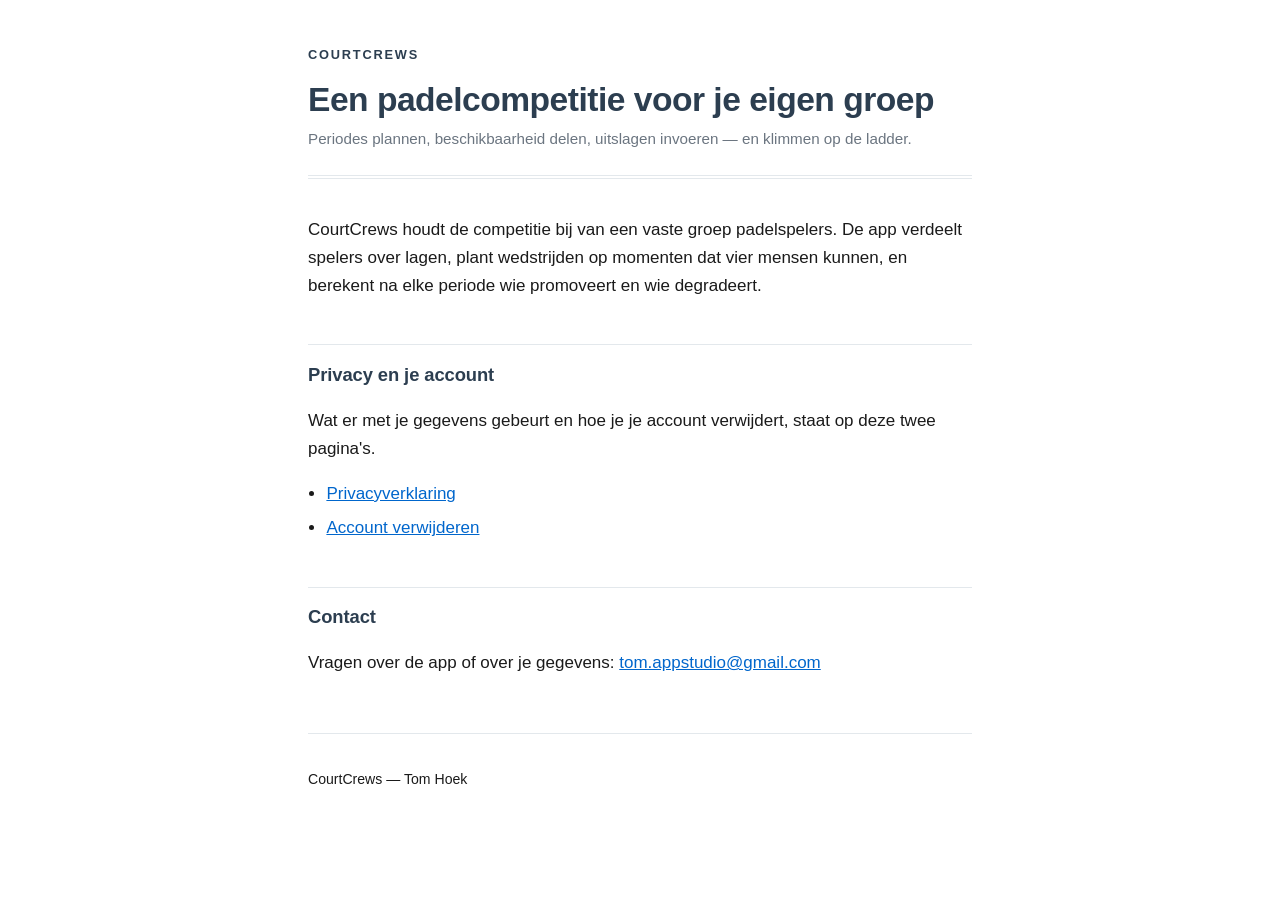
<file: index.html>
<!doctype html>
<html lang="nl">
<head>
<meta charset="utf-8">
<meta name="viewport" content="width=device-width, initial-scale=1">
<title>CourtCrews</title>
<meta name="description" content="CourtCrews — een padelcompetitie voor je eigen groep. Privacyverklaring en account verwijderen.">
<link rel="stylesheet" href="stijl.css">
</head>
<body>
<div class="wikkel">

<header class="kop">
  <span class="merk">CourtCrews</span>
  <h1>Een padelcompetitie voor je eigen groep</h1>
  <p class="ondertitel">Periodes plannen, beschikbaarheid delen, uitslagen invoeren — en klimmen op de ladder.</p>
</header>

<main>
  <p>CourtCrews houdt de competitie bij van een vaste groep padelspelers. De app
  verdeelt spelers over lagen, plant wedstrijden op momenten dat vier mensen
  kunnen, en berekent na elke periode wie promoveert en wie degradeert.</p>

  <h2>Privacy en je account</h2>
  <p>Wat er met je gegevens gebeurt en hoe je je account verwijdert, staat op
  deze twee pagina's.</p>
  <ul>
    <li><a href="privacy.html">Privacyverklaring</a></li>
    <li><a href="account-verwijderen.html">Account verwijderen</a></li>
  </ul>

  <h2>Contact</h2>
  <p>Vragen over de app of over je gegevens:
  <a href="mailto:tom.appstudio@gmail.com">tom.appstudio@gmail.com</a></p>
</main>

<footer class="voet">
  <p>CourtCrews — Tom Hoek</p>
</footer>

</div>
</body>
</html>
</file>
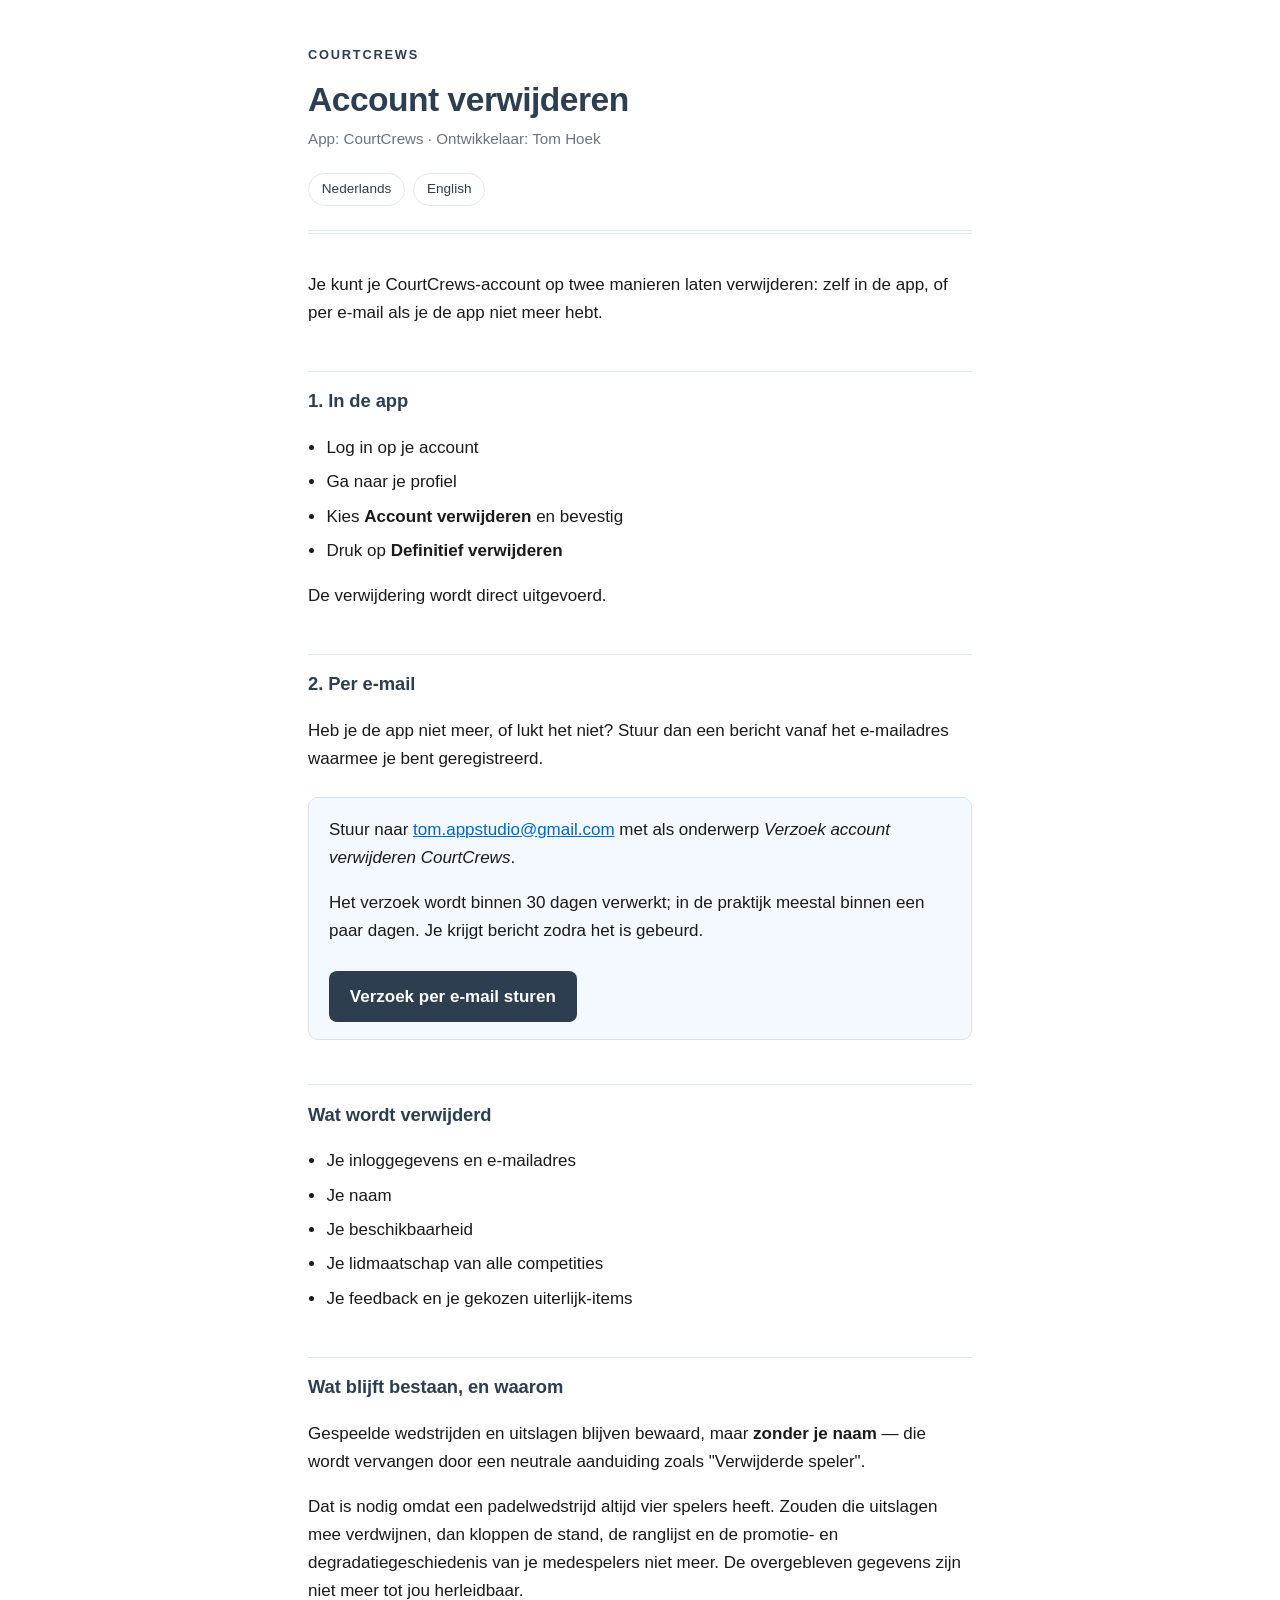
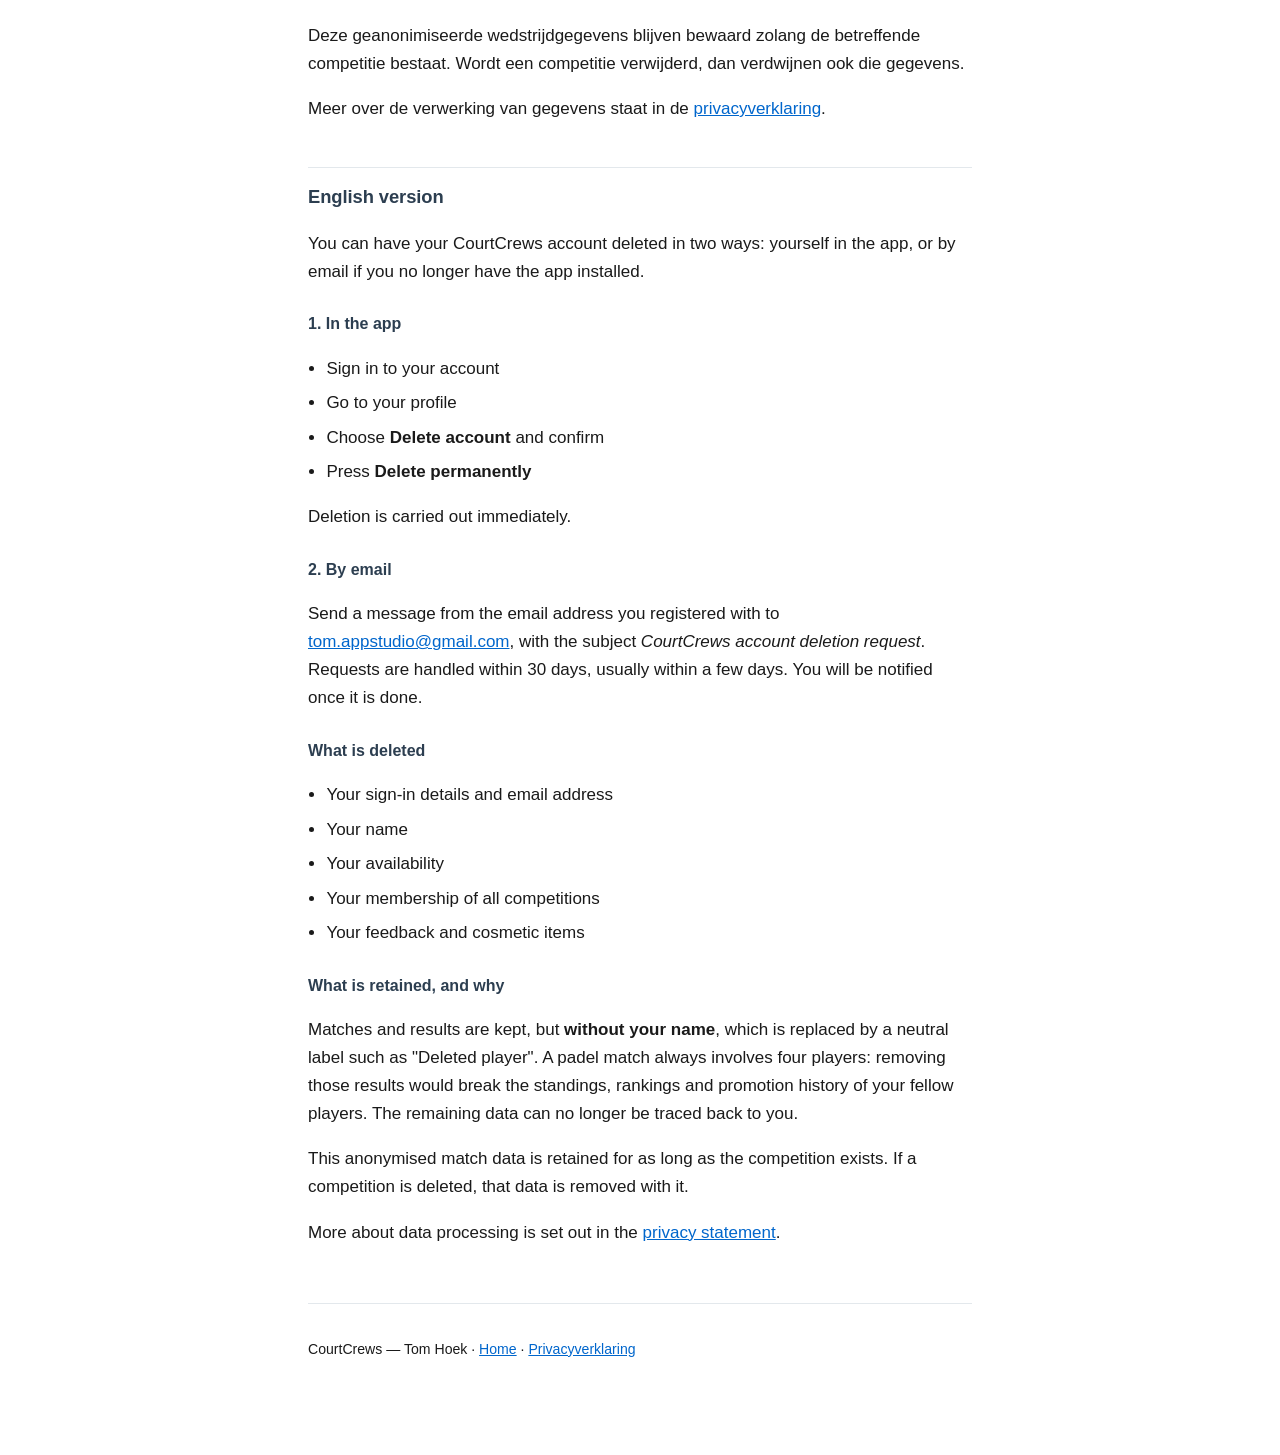
<file: account-verwijderen.html>
<!doctype html>
<html lang="nl">
<head>
<meta charset="utf-8">
<meta name="viewport" content="width=device-width, initial-scale=1">
<title>Account verwijderen — CourtCrews</title>
<meta name="description" content="Verwijder je CourtCrews-account: in de app of per e-mail, ook zonder de app geïnstalleerd te hebben.">
<link rel="stylesheet" href="stijl.css">
</head>
<body>
<div class="wikkel">

<header class="kop">
  <a class="merk" href="index.html">CourtCrews</a>
  <h1>Account verwijderen</h1>
  <p class="ondertitel">App: CourtCrews · Ontwikkelaar: Tom Hoek</p>
  <nav class="taalkeuze" aria-label="Taal">
    <a href="#nl">Nederlands</a>
    <a href="#en">English</a>
  </nav>
</header>

<main id="nl">

<p>Je kunt je CourtCrews-account op twee manieren laten verwijderen: zelf in de
app, of per e-mail als je de app niet meer hebt.</p>

<h2>1. In de app</h2>

<ul>
  <li>Log in op je account</li>
  <li>Ga naar je profiel</li>
  <li>Kies <strong>Account verwijderen</strong> en bevestig</li>
  <li>Druk op <strong>Definitief verwijderen</strong></li>
</ul>
<p>De verwijdering wordt direct uitgevoerd.</p>

<h2>2. Per e-mail</h2>
<p>Heb je de app niet meer, of lukt het niet? Stuur dan een bericht vanaf het
e-mailadres waarmee je bent geregistreerd.</p>
<div class="paneel">
  <p>Stuur naar <a href="mailto:tom.appstudio@gmail.com?subject=Verzoek%20account%20verwijderen%20CourtCrews">tom.appstudio@gmail.com</a>
  met als onderwerp <em>Verzoek account verwijderen CourtCrews</em>.</p>
  <p>Het verzoek wordt binnen 30 dagen verwerkt; in de praktijk meestal binnen
  een paar dagen. Je krijgt bericht zodra het is gebeurd.</p>
  <a class="knop" href="mailto:tom.appstudio@gmail.com?subject=Verzoek%20account%20verwijderen%20CourtCrews">Verzoek per e-mail sturen</a>
</div>

<h2>Wat wordt verwijderd</h2>
<ul>
  <li>Je inloggegevens en e-mailadres</li>
  <li>Je naam</li>
  <li>Je beschikbaarheid</li>
  <li>Je lidmaatschap van alle competities</li>
  <li>Je feedback en je gekozen uiterlijk-items</li>
</ul>

<h2>Wat blijft bestaan, en waarom</h2>
<p>Gespeelde wedstrijden en uitslagen blijven bewaard, maar <strong>zonder je
naam</strong> — die wordt vervangen door een neutrale aanduiding zoals
"Verwijderde speler".</p>
<p>Dat is nodig omdat een padelwedstrijd altijd vier spelers heeft. Zouden die
uitslagen mee verdwijnen, dan kloppen de stand, de ranglijst en de promotie- en
degradatiegeschiedenis van je medespelers niet meer. De overgebleven gegevens
zijn niet meer tot jou herleidbaar.</p>
<p>Deze geanonimiseerde wedstrijdgegevens blijven bewaard zolang de betreffende
competitie bestaat. Wordt een competitie verwijderd, dan verdwijnen ook die
gegevens.</p>

<p>Meer over de verwerking van gegevens staat in de
<a href="privacy.html">privacyverklaring</a>.</p>

</main>

<main id="en">

<h2>English version</h2>

<p>You can have your CourtCrews account deleted in two ways: yourself in the
app, or by email if you no longer have the app installed.</p>

<h3>1. In the app</h3>
<ul>
  <li>Sign in to your account</li>
  <li>Go to your profile</li>
  <li>Choose <strong>Delete account</strong> and confirm</li>
  <li>Press <strong>Delete permanently</strong></li>
</ul>
<p>Deletion is carried out immediately.</p>

<h3>2. By email</h3>
<p>Send a message from the email address you registered with to
<a href="mailto:tom.appstudio@gmail.com?subject=CourtCrews%20account%20deletion%20request">tom.appstudio@gmail.com</a>,
with the subject <em>CourtCrews account deletion request</em>. Requests are
handled within 30 days, usually within a few days. You will be notified once it
is done.</p>

<h3>What is deleted</h3>
<ul>
  <li>Your sign-in details and email address</li>
  <li>Your name</li>
  <li>Your availability</li>
  <li>Your membership of all competitions</li>
  <li>Your feedback and cosmetic items</li>
</ul>

<h3>What is retained, and why</h3>
<p>Matches and results are kept, but <strong>without your name</strong>, which
is replaced by a neutral label such as "Deleted player". A padel match always
involves four players: removing those results would break the standings,
rankings and promotion history of your fellow players. The remaining data can no
longer be traced back to you.</p>
<p>This anonymised match data is retained for as long as the competition exists.
If a competition is deleted, that data is removed with it.</p>

<p>More about data processing is set out in the
<a href="privacy.html">privacy statement</a>.</p>

</main>

<footer class="voet">
  <p>CourtCrews — Tom Hoek ·
  <a href="index.html">Home</a> ·
  <a href="privacy.html">Privacyverklaring</a></p>
</footer>

</div>
</body>
</html>
</file>
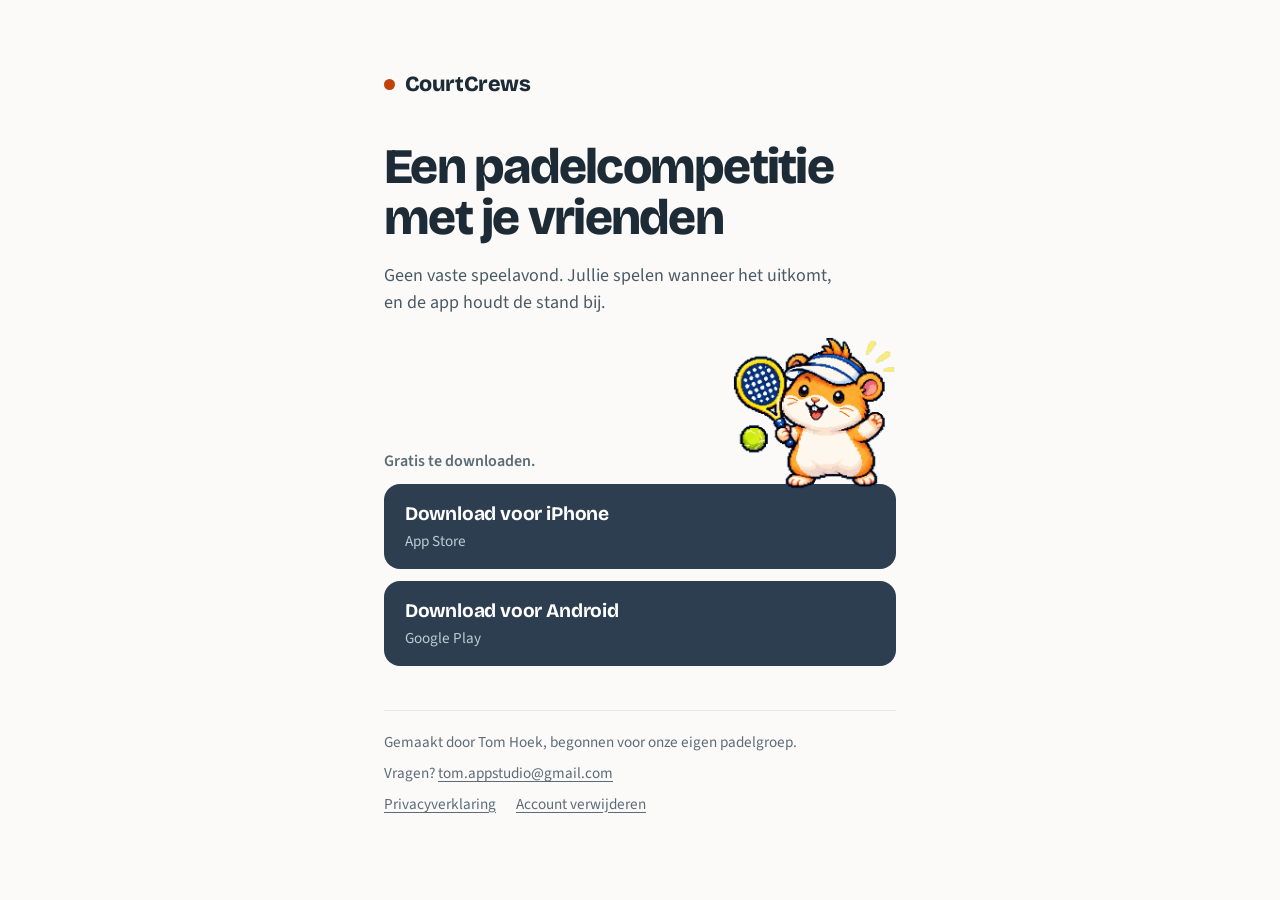
<file: download.html>
<!doctype html>
<html lang="nl">
<head>
<meta charset="utf-8">
<meta name="viewport" content="width=device-width, initial-scale=1">
<title>CourtCrews downloaden</title>
<meta name="description" content="Een padelcompetitie met je vrienden. CourtCrews is gratis te downloaden in de App Store en Google Play.">
<meta name="theme-color" content="#FBFAF8">
<meta property="og:title" content="CourtCrews downloaden">
<meta property="og:description" content="Een padelcompetitie met je vrienden. Gratis in de App Store en Google Play.">
<meta property="og:type" content="website">
<meta property="og:url" content="https://courtcrews.com/download.html">
<link rel="preconnect" href="https://fonts.googleapis.com">
<link rel="preconnect" href="https://fonts.gstatic.com" crossorigin>
<link href="https://fonts.googleapis.com/css2?family=Bricolage+Grotesque:opsz,wght@12..96,700;12..96,800&family=Source+Sans+3:wght@400;600;700&display=swap" rel="stylesheet">
<style>
  /* Dezelfde kleuren en lettertypes als de posts: crème ondergrond, marine
     voor de knoppen, oranje alleen als kleine accenten. */
  :root {
    --creme: #FBFAF8;
    --marine: #2C3E50;
    --marine-hover: #36495C;
    --inkt: #1D2B36;
    --gedempt: #4A5A66;
    --zacht: #5B6B78;
    --lijn: #E2E8ED;
    --accent: #C2410C;
  }

  * { box-sizing: border-box; }
  html { -webkit-text-size-adjust: 100%; }

  body {
    margin: 0;
    min-height: 100vh;
    min-height: 100dvh;
    display: flex;
    flex-direction: column;
    justify-content: center;
    padding: 2rem 1.5rem 2.5rem;
    background: var(--creme);
    color: var(--inkt);
    font-family: "Source Sans 3", system-ui, -apple-system, "Segoe UI", Roboto, Arial, sans-serif;
    line-height: 1.5;
  }

  main {
    width: 100%;
    max-width: 32rem;
    margin: 0 auto;
  }

  .merk {
    display: flex;
    align-items: center;
    gap: 0.6rem;
    margin: 0 0 2.5rem;
    font-family: "Bricolage Grotesque", system-ui, sans-serif;
    font-size: 1.35rem;
    font-weight: 800;
    letter-spacing: -0.02em;
  }
  .merk .stip {
    width: 0.7rem;
    height: 0.7rem;
    border-radius: 50%;
    background: var(--accent);
  }

  h1 {
    margin: 0 0 1.1rem;
    font-family: "Bricolage Grotesque", system-ui, sans-serif;
    font-size: clamp(1.9rem, 8.2vw, 3.1rem);
    font-weight: 800;
    line-height: 1.04;
    letter-spacing: -0.035em;
    /* "padelcompetitie" is een lang woord. Op een smalle telefoon mag het
       afgebroken worden, in plaats van over de rand te lopen. */
    hyphens: auto;
    overflow-wrap: break-word;
  }

  .uitleg {
    margin: 0 0 1.25rem;
    max-width: 28rem;
    color: var(--gedempt);
    font-size: 1.125rem;
  }

  /* De mascotte staat op de bovenste knop. Hij ligt een beetje over de knop
     heen, zodat het lijkt alsof hij erop staat. */
  .rij {
    position: relative;
    z-index: 1;
    display: flex;
    align-items: flex-end;
    justify-content: space-between;
    gap: 1rem;
    margin-bottom: -0.4rem;
  }
  .rij p {
    margin: 0;
    padding-bottom: 1.1rem;
    color: var(--zacht);
    font-size: 1rem;
    font-weight: 600;
  }
  .mascotte {
    display: block;
    flex: none;
    width: clamp(118px, 36vw, 164px);
    height: auto;
  }

  .winkels {
    position: relative;
    z-index: 0;
    display: flex;
    flex-direction: column;
    gap: 0.75rem;
    margin: 0 0 2.75rem;
    padding: 0;
    list-style: none;
  }

  .winkel {
    display: flex;
    flex-direction: column;
    gap: 0.1rem;
    padding: 1rem 1.3rem;
    border-radius: 1rem;
    background: var(--marine);
    color: #fff;
    text-decoration: none;
  }
  .winkel .groot {
    font-family: "Bricolage Grotesque", system-ui, sans-serif;
    font-size: clamp(1.05rem, 4.6vw, 1.2rem);
    font-weight: 700;
    letter-spacing: -0.01em;
  }
  .winkel .klein {
    color: #BCCBD6;
    font-size: 0.95rem;
  }

  @media (hover: hover) {
    .winkel:hover { background: var(--marine-hover); }
  }

  a:focus-visible {
    outline: 3px solid var(--accent);
    outline-offset: 3px;
  }

  footer {
    padding-top: 1.25rem;
    border-top: 1px solid var(--lijn);
    color: var(--zacht);
    font-size: 0.95rem;
  }
  footer p { margin: 0 0 0.5rem; }
  footer a { color: var(--zacht); text-underline-offset: 3px; }
  footer a:hover { color: var(--inkt); }
  footer .links {
    display: flex;
    flex-wrap: wrap;
    gap: 0.25rem 1.25rem;
  }
</style>
</head>
<body>
  <main>
    <p class="merk"><span class="stip" aria-hidden="true"></span>CourtCrews</p>

    <h1>Een padelcompetitie met je vrienden</h1>
    <p class="uitleg">
      Geen vaste speelavond. Jullie spelen wanneer het uitkomt, en de app houdt de stand bij.
    </p>

    <div class="rij">
      <p>Gratis te downloaden.</p>
      <img class="mascotte" width="694" height="654"
           src="[data-uri]"
           alt="De CourtCrews-mascotte zwaait met een padelracket">
    </div>

    <ul class="winkels" id="winkels">
      <li id="ios">
        <a class="winkel" href="https://apps.apple.com/nl/app/courtcrews/id6801520857">
          <span class="groot">Download voor iPhone</span>
          <span class="klein">App Store</span>
        </a>
      </li>
      <li id="android">
        <a class="winkel" href="https://play.google.com/store/apps/details?id=com.courtcrews.app">
          <span class="groot">Download voor Android</span>
          <span class="klein">Google Play</span>
        </a>
      </li>
    </ul>

    <footer>
      <p>Gemaakt door Tom Hoek, begonnen voor onze eigen padelgroep.</p>
      <p>Vragen? <a href="mailto:tom.appstudio@gmail.com">tom.appstudio@gmail.com</a></p>
      <p class="links">
        <a href="https://courtcrews.com/privacy.html">Privacyverklaring</a>
        <a href="https://courtcrews.com/account-verwijderen.html">Account verwijderen</a>
      </p>
    </footer>
  </main>

  <script>
    // Zet de winkel van het toestel bovenaan: wie op Android zit, hoeft niet
    // eerst langs de iPhone-knop. Zonder JavaScript staan ze gewoon allebei
    // onder elkaar.
    (function () {
      var ua = navigator.userAgent || '';
      if (/android/i.test(ua)) {
        var lijst = document.getElementById('winkels');
        var android = document.getElementById('android');
        if (lijst && android) lijst.insertBefore(android, lijst.firstChild);
      }
    })();
  </script>
</body>
</html>
</file>
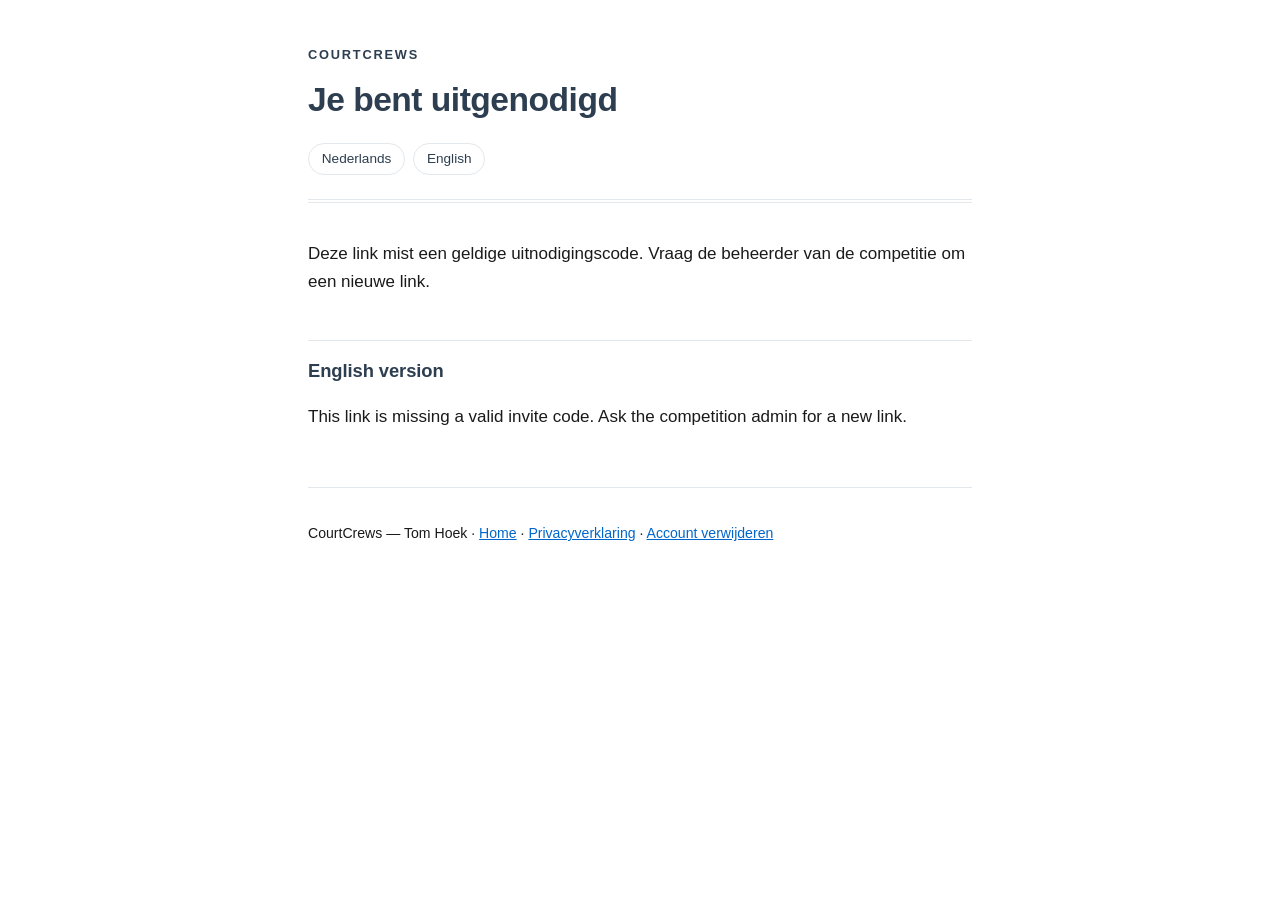
<file: meedoen.html>
<!doctype html>
<html lang="nl">
<head>
<meta charset="utf-8">
<meta name="viewport" content="width=device-width, initial-scale=1">
<title>Meedoen — CourtCrews</title>
<meta name="description" content="Open deze link met de CourtCrews-app om een uitnodiging te accepteren.">
<link rel="stylesheet" href="stijl.css">
<style>
  /* De downloadknoppen naast de bestaande .knop: zelfde vorm, maar als
     omlijning, zodat "Open in CourtCrews" de hoofdactie blijft voor wie de
     app al heeft. */
  .knoppen { display: flex; flex-direction: column; gap: 0.6rem; margin-top: 1rem; }
  .knop-tweede {
    display: inline-block;
    text-align: center;
    text-decoration: none;
    font-weight: 600;
    padding: 0.75rem 1.1rem;
    border-radius: 8px;
    border: 2px solid var(--leisteen);
    color: var(--leisteen);
    background: var(--wit);
  }
  .knop-tweede:hover { border-color: var(--blauw); color: var(--blauw); }
  .stap { margin: 0.35rem 0; }
</style>
</head>
<body>
<div class="wikkel">

<header class="kop">
  <a class="merk" href="index.html">CourtCrews</a>
  <h1>Je bent uitgenodigd</h1>
  <nav class="taalkeuze" aria-label="Taal">
    <a href="#nl">Nederlands</a>
    <a href="#en">English</a>
  </nav>
</header>

<!--
  Waarom deze pagina bestaat: een uitnodigingslink met het custom scheme
  courtcrews://registreren?token=... wordt door WhatsApp (en de meeste
  andere chatapps) NIET als klikbare link herkend — alleen http(s)-links
  worden gelinkt. Deze https-pagina is dus de daadwerkelijk gedeelde link;
  zij leest de token uit de query-string en stuurt vanuit de browser door
  naar de app.

  Wat er per toestel gebeurt (2026-10-18):
  - Android: een intent://-link. Staat de app erop, dan opent hij met de
    token; staat hij er niet op, dan stuurt Android zelf door naar de Play
    Store (S.browser_fallback_url). Geen foutmelding.
  - iPhone: courtcrews://. Er is op iOS geen manier om vooraf te weten of
    de app er staat; zonder app toont Safari kort "adres ongeldig". Blijft
    deze pagina na 1,5 s zichtbaar, dan verschijnen de App Store-knop en de
    knop om het opnieuw te proberen.
  - Computer: niets openen, alleen beide winkels en de uitleg.

  Wat een webpagina NIET kan: de token meegeven door de installatie heen.
  Na het downloaden moet iemand dus nog een keer op de link tikken; dat
  staat er daarom expliciet bij. (Echt oplossen kan met Universal Links /
  App Links op courtcrews.com, maar dat vraagt een nieuwe app-build.)
-->

<main id="nl">
  <p id="status-nl">Bezig met openen van de app…</p>

  <div class="paneel" id="paneel-nl" hidden>
    <p><strong>Nog geen CourtCrews?</strong></p>
    <p class="stap">1. Download de app (gratis).</p>
    <p class="stap">2. Kom terug naar je chat en tik <strong>nog een keer</strong>
    op de uitnodigingslink. Dan kom je meteen bij de competitie.</p>
    <div class="knoppen">
      <a class="knop-tweede" id="ios-knop-nl"
         href="https://apps.apple.com/nl/app/courtcrews/id6801520857">Download in de App Store</a>
      <a class="knop-tweede" id="android-knop-nl"
         href="https://play.google.com/store/apps/details?id=com.courtcrews.app">Download in Google Play</a>
    </div>

    <p id="al-app-nl" style="margin-top:1.5rem"><strong>Heb je de app al?</strong>
    Tik dan op de knop hieronder. Opent er niets, open deze pagina dan eerst in
    je gewone browser (vaak via het ⋮-menu rechtsboven, "Openen in browser").</p>
    <a class="knop" id="open-knop-nl" href="#">Open in CourtCrews</a>
  </div>

  <div class="paneel" id="computer-nl" hidden>
    <p>Open deze link op je <strong>telefoon</strong>: de uitnodiging werkt
    alleen in de CourtCrews-app. Nog geen app? Download hem hier, en tik daarna
    op je telefoon op de uitnodigingslink.</p>
    <div class="knoppen">
      <a class="knop-tweede" href="https://apps.apple.com/nl/app/courtcrews/id6801520857">Download in de App Store</a>
      <a class="knop-tweede" href="https://play.google.com/store/apps/details?id=com.courtcrews.app">Download in Google Play</a>
    </div>
  </div>

  <p id="geen-token-nl" hidden>Deze link mist een geldige uitnodigingscode.
  Vraag de beheerder van de competitie om een nieuwe link.</p>
</main>

<main id="en">
  <h2>English version</h2>
  <p id="status-en">Opening the app…</p>

  <div class="paneel" id="paneel-en" hidden>
    <p><strong>Don't have CourtCrews yet?</strong></p>
    <p class="stap">1. Download the app (free).</p>
    <p class="stap">2. Go back to your chat and tap the invite link
    <strong>once more</strong>. You'll go straight to the competition.</p>
    <div class="knoppen">
      <a class="knop-tweede" id="ios-knop-en"
         href="https://apps.apple.com/app/courtcrews/id6801520857">Download on the App Store</a>
      <a class="knop-tweede" id="android-knop-en"
         href="https://play.google.com/store/apps/details?id=com.courtcrews.app">Get it on Google Play</a>
    </div>

    <p style="margin-top:1.5rem"><strong>Already have the app?</strong>
    Tap the button below. If nothing happens, first open this page in your
    regular browser (often via the ⋮ menu, top right, "Open in browser").</p>
    <a class="knop" id="open-knop-en" href="#">Open in CourtCrews</a>
  </div>

  <div class="paneel" id="computer-en" hidden>
    <p>Open this link on your <strong>phone</strong>: the invite only works in
    the CourtCrews app. No app yet? Download it here, then tap the invite link
    on your phone.</p>
    <div class="knoppen">
      <a class="knop-tweede" href="https://apps.apple.com/app/courtcrews/id6801520857">Download on the App Store</a>
      <a class="knop-tweede" href="https://play.google.com/store/apps/details?id=com.courtcrews.app">Get it on Google Play</a>
    </div>
  </div>

  <p id="geen-token-en" hidden>This link is missing a valid invite code.
  Ask the competition admin for a new link.</p>
</main>

<footer class="voet">
  <p>CourtCrews — Tom Hoek ·
  <a href="index.html">Home</a> ·
  <a href="privacy.html">Privacyverklaring</a> ·
  <a href="account-verwijderen.html">Account verwijderen</a></p>
</footer>

</div>

<script>
(function () {
  var PLAY = 'https://play.google.com/store/apps/details?id=com.courtcrews.app';
  var PAKKET = 'com.courtcrews.app';

  var params = new URLSearchParams(window.location.search);
  var token = params.get('token');

  function toon(id) { var el = document.getElementById(id); if (el) el.hidden = false; }
  function verberg(id) { var el = document.getElementById(id); if (el) el.hidden = true; }

  if (!token) {
    verberg('status-nl'); verberg('status-en');
    toon('geen-token-nl'); toon('geen-token-en');
    return;
  }

  var ua = navigator.userAgent || '';
  var isAndroid = /android/i.test(ua);
  // iPadOS meldt zich als Mac; een Mac met aanraakscherm is in de praktijk een iPad.
  var isIOS = /iphone|ipad|ipod/i.test(ua) ||
              (navigator.platform === 'MacIntel' && navigator.maxTouchPoints > 1);

  var t = encodeURIComponent(token);
  // Zelfde scheme als in mobile/app.json ("scheme": "courtcrews") en dezelfde
  // route/parameter als de deep link in de app (courtcrews://registreren?token=...).
  var deepLink = 'courtcrews://registreren?token=' + t;
  var intentLink = 'intent://registreren?token=' + t +
    '#Intent;scheme=courtcrews;package=' + PAKKET +
    ';S.browser_fallback_url=' + encodeURIComponent(PLAY) + ';end';

  var openLink = isAndroid ? intentLink : deepLink;
  document.getElementById('open-knop-nl').href = openLink;
  document.getElementById('open-knop-en').href = openLink;

  // Computer: niets proberen te openen, alleen uitleg + winkels.
  if (!isAndroid && !isIOS) {
    verberg('status-nl'); verberg('status-en');
    toon('computer-nl'); toon('computer-en');
    return;
  }

  // Alleen de winkel van dit toestel tonen.
  if (isAndroid) { verberg('ios-knop-nl'); verberg('ios-knop-en'); }
  if (isIOS) { verberg('android-knop-nl'); verberg('android-knop-en'); }

  // Ging de app open, dan verdwijnt deze pagina naar de achtergrond. Dan
  // hoeft het paneel niet te verschijnen als iemand later terugkomt.
  var appGeopend = false;
  document.addEventListener('visibilitychange', function () {
    if (document.hidden) appGeopend = true;
  });
  window.addEventListener('pagehide', function () { appGeopend = true; });

  window.location.href = openLink;

  setTimeout(function () {
    if (appGeopend) return;
    verberg('status-nl'); verberg('status-en');
    toon('paneel-nl'); toon('paneel-en');
  }, 1500);
})();
</script>

</body>
</html>
</file>
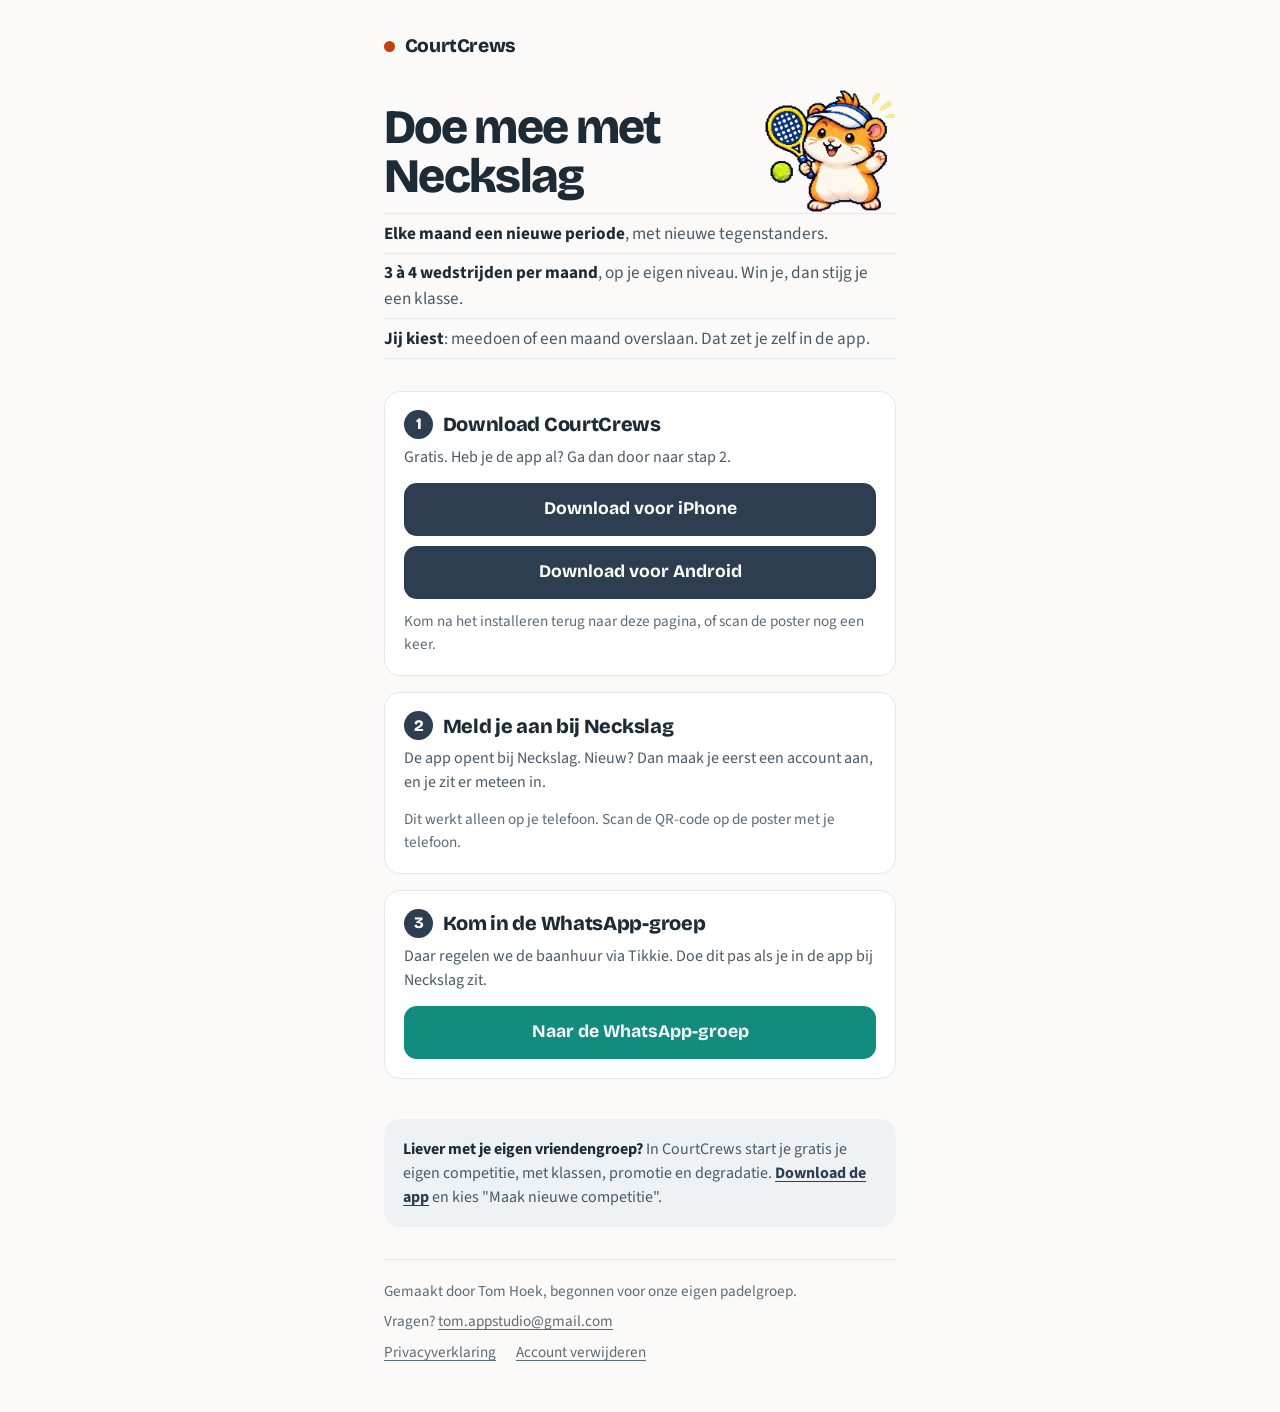
<file: neckslag.html>
<!doctype html>
<html lang="nl">
<head>
<meta charset="utf-8">
<meta name="viewport" content="width=device-width, initial-scale=1">
<title>Doe mee met Neckslag — CourtCrews</title>
<meta name="description" content="Doe mee met Neckslag, de open padelcompetitie in CourtCrews. Elke maand 3 à 4 wedstrijden op je eigen niveau.">
<meta name="theme-color" content="#FBFAF8">
<meta property="og:title" content="Doe mee met Neckslag">
<meta property="og:description" content="De open padelcompetitie in CourtCrews. Elke maand 3 à 4 wedstrijden op je eigen niveau.">
<meta property="og:type" content="website">
<meta property="og:url" content="https://courtcrews.com/neckslag">
<link rel="preconnect" href="https://fonts.googleapis.com">
<link rel="preconnect" href="https://fonts.gstatic.com" crossorigin>
<link href="https://fonts.googleapis.com/css2?family=Bricolage+Grotesque:opsz,wght@12..96,700;12..96,800&family=Source+Sans+3:wght@400;600;700&display=swap" rel="stylesheet">
<!--
  Waarom deze pagina bestaat (2026-10-25): de QR-code op de wervingsposter
  wijst hierheen, naar een vaste korte URL. Op papier kun je niets meer
  wijzigen; hier wel. Verloopt het token of wordt de WhatsApp-link
  gereset, dan pas je alleen de twee constanten onderaan aan.

  Anders dan meedoen.html opent deze pagina de app NIET automatisch. Wie
  vanaf een poster scant, heeft de app meestal nog niet, en op een iPhone
  geeft een automatische poging dan een foutmelding van Safari. Daarom drie
  stappen die je zelf aantikt, in een vaste volgorde: eerst de app, dan de
  competitie, en pas daarna WhatsApp. De app is de inschrijving; de groep
  is voor de Tikkies van de baanhuur.

  Het token hoort bij een vaste rij in registratie_links (competitie 22,
  max. 500 aanmeldingen, geldig tot eind 2027), handmatig aangemaakt met
  poster-neckslag-stap1-vaste-registratielink.sql. Een link uit de app
  zelf verloopt na 2 dagen en is dus ongeschikt voor een poster.
-->
<style>
  /* Kleuren en lettertypes uit download.html. */
  :root {
    --creme: #FBFAF8;
    --marine: #2C3E50;
    --marine-hover: #36495C;
    --inkt: #1D2B36;
    --gedempt: #4A5A66;
    --zacht: #5B6B78;
    --lijn: #E2E8ED;
    --accent: #C2410C;
    --whatsapp: #128C7E;
  }

  * { box-sizing: border-box; }
  html { -webkit-text-size-adjust: 100%; }
  /* .knop zet display: block, en dat wint anders van het hidden-attribuut. */
  [hidden] { display: none !important; }

  body {
    margin: 0;
    padding: 2rem 1.25rem 2.5rem;
    background: var(--creme);
    color: var(--inkt);
    font-family: "Source Sans 3", system-ui, -apple-system, "Segoe UI", Roboto, Arial, sans-serif;
    line-height: 1.5;
  }

  main { width: 100%; max-width: 32rem; margin: 0 auto; }

  .merk {
    display: flex; align-items: center; gap: 0.6rem;
    margin: 0 0 1.75rem;
    font-family: "Bricolage Grotesque", system-ui, sans-serif;
    font-size: 1.2rem; font-weight: 800; letter-spacing: -0.02em;
  }
  .merk .stip { width: 0.7rem; height: 0.7rem; border-radius: 50%; background: var(--accent); }

  .kop { display: flex; align-items: flex-end; justify-content: space-between; gap: 0.75rem; }
  h1 {
    margin: 0 0 0.75rem;
    font-family: "Bricolage Grotesque", system-ui, sans-serif;
    font-size: clamp(2rem, 9vw, 3rem); font-weight: 800;
    line-height: 1.02; letter-spacing: -0.035em;
  }
  .mascotte { flex: none; width: clamp(96px, 28vw, 132px); height: auto; }

  .feiten { margin: 0 0 2rem; padding: 0; list-style: none; color: var(--gedempt); font-size: 1.075rem; }
  .feiten li { padding: 0.4rem 0; border-top: 1px solid var(--lijn); }
  .feiten li:last-child { border-bottom: 1px solid var(--lijn); }
  .feiten strong { color: var(--inkt); }

  ol.stappen { margin: 0 0 2.5rem; padding: 0; list-style: none; display: grid; gap: 1rem; }
  .stap {
    padding: 1.1rem 1.2rem 1.2rem;
    border: 1px solid var(--lijn); border-radius: 1rem;
    background: #fff;
  }
  .stap h2 {
    display: flex; align-items: center; gap: 0.6rem;
    margin: 0 0 0.35rem;
    font-family: "Bricolage Grotesque", system-ui, sans-serif;
    font-size: 1.25rem; font-weight: 800; letter-spacing: -0.015em;
  }
  .nr {
    flex: none; display: inline-flex; align-items: center; justify-content: center;
    width: 1.8rem; height: 1.8rem; border-radius: 50%;
    background: var(--marine); color: #fff; font-size: 1rem;
  }
  .stap p { margin: 0 0 0.85rem; color: var(--gedempt); }
  .stap p.klein { margin: 0.7rem 0 0; font-size: 0.95rem; color: var(--zacht); }

  .knoppen { display: flex; flex-direction: column; gap: 0.6rem; }
  .knop {
    display: block; text-align: center; text-decoration: none;
    padding: 0.85rem 1.1rem; border-radius: 0.8rem;
    font-family: "Bricolage Grotesque", system-ui, sans-serif;
    font-size: 1.1rem; font-weight: 700;
    background: var(--marine); color: #fff;
  }
  .knop.whatsapp { background: var(--whatsapp); }
  @media (hover: hover) {
    .knop:hover { background: var(--marine-hover); }
    .knop.whatsapp:hover { background: #0E7A6E; }
  }
  a:focus-visible { outline: 3px solid var(--accent); outline-offset: 3px; }

  .eigen {
    margin: 0 0 2rem; padding: 1.1rem 1.2rem;
    border-radius: 1rem; background: #EEF2F5; color: var(--gedempt);
  }
  .eigen strong { color: var(--inkt); }
  .eigen a { color: var(--marine); font-weight: 700; text-underline-offset: 3px; }

  footer {
    padding-top: 1.25rem; border-top: 1px solid var(--lijn);
    color: var(--zacht); font-size: 0.95rem;
  }
  footer p { margin: 0 0 0.5rem; }
  footer a { color: var(--zacht); text-underline-offset: 3px; }
  footer .links { display: flex; flex-wrap: wrap; gap: 0.25rem 1.25rem; }
</style>
</head>
<body>
  <main>
    <p class="merk"><span class="stip" aria-hidden="true"></span>CourtCrews</p>

    <div class="kop">
      <h1>Doe mee met Neckslag</h1>
      <img class="mascotte" src="mascotte.png" width="694" height="654"
           alt="De CourtCrews-mascotte zwaait met een padelracket">
    </div>

    <ul class="feiten">
      <li><strong>Elke maand een nieuwe periode</strong>, met nieuwe tegenstanders.</li>
      <li><strong>3 à 4 wedstrijden per maand</strong>, op je eigen niveau. Win je, dan stijg je een klasse.</li>
      <li><strong>Jij kiest</strong>: meedoen of een maand overslaan. Dat zet je zelf in de app.</li>
    </ul>

    <ol class="stappen">
      <li class="stap">
        <h2><span class="nr">1</span>Download CourtCrews</h2>
        <p>Gratis. Heb je de app al? Ga dan door naar stap 2.</p>
        <div class="knoppen" id="winkels">
          <a class="knop" id="ios" href="https://apps.apple.com/nl/app/courtcrews/id6801520857">Download voor iPhone</a>
          <a class="knop" id="android" href="https://play.google.com/store/apps/details?id=com.courtcrews.app">Download voor Android</a>
        </div>
        <p class="klein">Kom na het installeren terug naar deze pagina, of scan de poster nog een keer.</p>
      </li>

      <li class="stap">
        <h2><span class="nr">2</span>Meld je aan bij Neckslag</h2>
        <p>De app opent bij Neckslag. Nieuw? Dan maak je eerst een account aan, en je zit er meteen in.</p>
        <a class="knop" id="meedoen-knop" href="#">Open Neckslag in de app</a>
        <p class="klein" id="meedoen-uitleg">Opent er niets? Open deze pagina dan in je gewone browser (vaak via het ⋮-menu: "Openen in browser").</p>
        <p class="klein" id="computer-uitleg" hidden>Dit werkt alleen op je telefoon. Scan de QR-code op de poster met je telefoon.</p>
      </li>

      <li class="stap">
        <h2><span class="nr">3</span>Kom in de WhatsApp-groep</h2>
        <p>Daar regelen we de baanhuur via Tikkie. Doe dit pas als je in de app bij Neckslag zit.</p>
        <a class="knop whatsapp" id="whatsapp-knop" href="#">Naar de WhatsApp-groep</a>
      </li>
    </ol>

    <div class="eigen">
      <strong>Liever met je eigen vriendengroep?</strong> In CourtCrews start je gratis je
      eigen competitie, met klassen, promotie en degradatie.
      <a href="download.html">Download de app</a> en kies "Maak nieuwe competitie".
    </div>

    <footer>
      <p>Gemaakt door Tom Hoek, begonnen voor onze eigen padelgroep.</p>
      <p>Vragen? <a href="mailto:tom.appstudio@gmail.com">tom.appstudio@gmail.com</a></p>
      <p class="links">
        <a href="https://courtcrews.com/privacy.html">Privacyverklaring</a>
        <a href="https://courtcrews.com/account-verwijderen.html">Account verwijderen</a>
      </p>
    </footer>
  </main>

  <script>
  (function () {
    // De twee dingen die je hier ooit moet vervangen.
    var TOKEN = '86630b1c-8a9f-4038-be11-df9e2f66c9d2';
    var WHATSAPP = 'https://chat.whatsapp.com/JOlFfeKv7s23kNuwmp2mhc';

    var PLAY = 'https://play.google.com/store/apps/details?id=com.courtcrews.app';
    var PAKKET = 'com.courtcrews.app';

    var ua = navigator.userAgent || '';
    var isAndroid = /android/i.test(ua);
    // iPadOS meldt zich als Mac; een Mac met aanraakscherm is in de praktijk een iPad.
    var isIOS = /iphone|ipad|ipod/i.test(ua) ||
                (navigator.platform === 'MacIntel' && navigator.maxTouchPoints > 1);

    // Zelfde links als meedoen.html: courtcrews:// op iPhone, intent:// op
    // Android (zonder app stuurt Android zelf door naar de Play Store).
    var t = encodeURIComponent(TOKEN);
    var deepLink = 'courtcrews://registreren?token=' + t;
    var intentLink = 'intent://registreren?token=' + t +
      '#Intent;scheme=courtcrews;package=' + PAKKET +
      ';S.browser_fallback_url=' + encodeURIComponent(PLAY) + ';end';

    document.getElementById('meedoen-knop').href = isAndroid ? intentLink : deepLink;
    document.getElementById('whatsapp-knop').href = WHATSAPP;

    if (isAndroid) {
      document.getElementById('ios').hidden = true;
    } else if (isIOS) {
      document.getElementById('android').hidden = true;
    } else {
      // Computer: de app openen kan niet, de winkels en WhatsApp wel.
      document.getElementById('meedoen-knop').hidden = true;
      document.getElementById('meedoen-uitleg').hidden = true;
      document.getElementById('computer-uitleg').hidden = false;
    }
  })();
  </script>
</body>
</html>
</file>
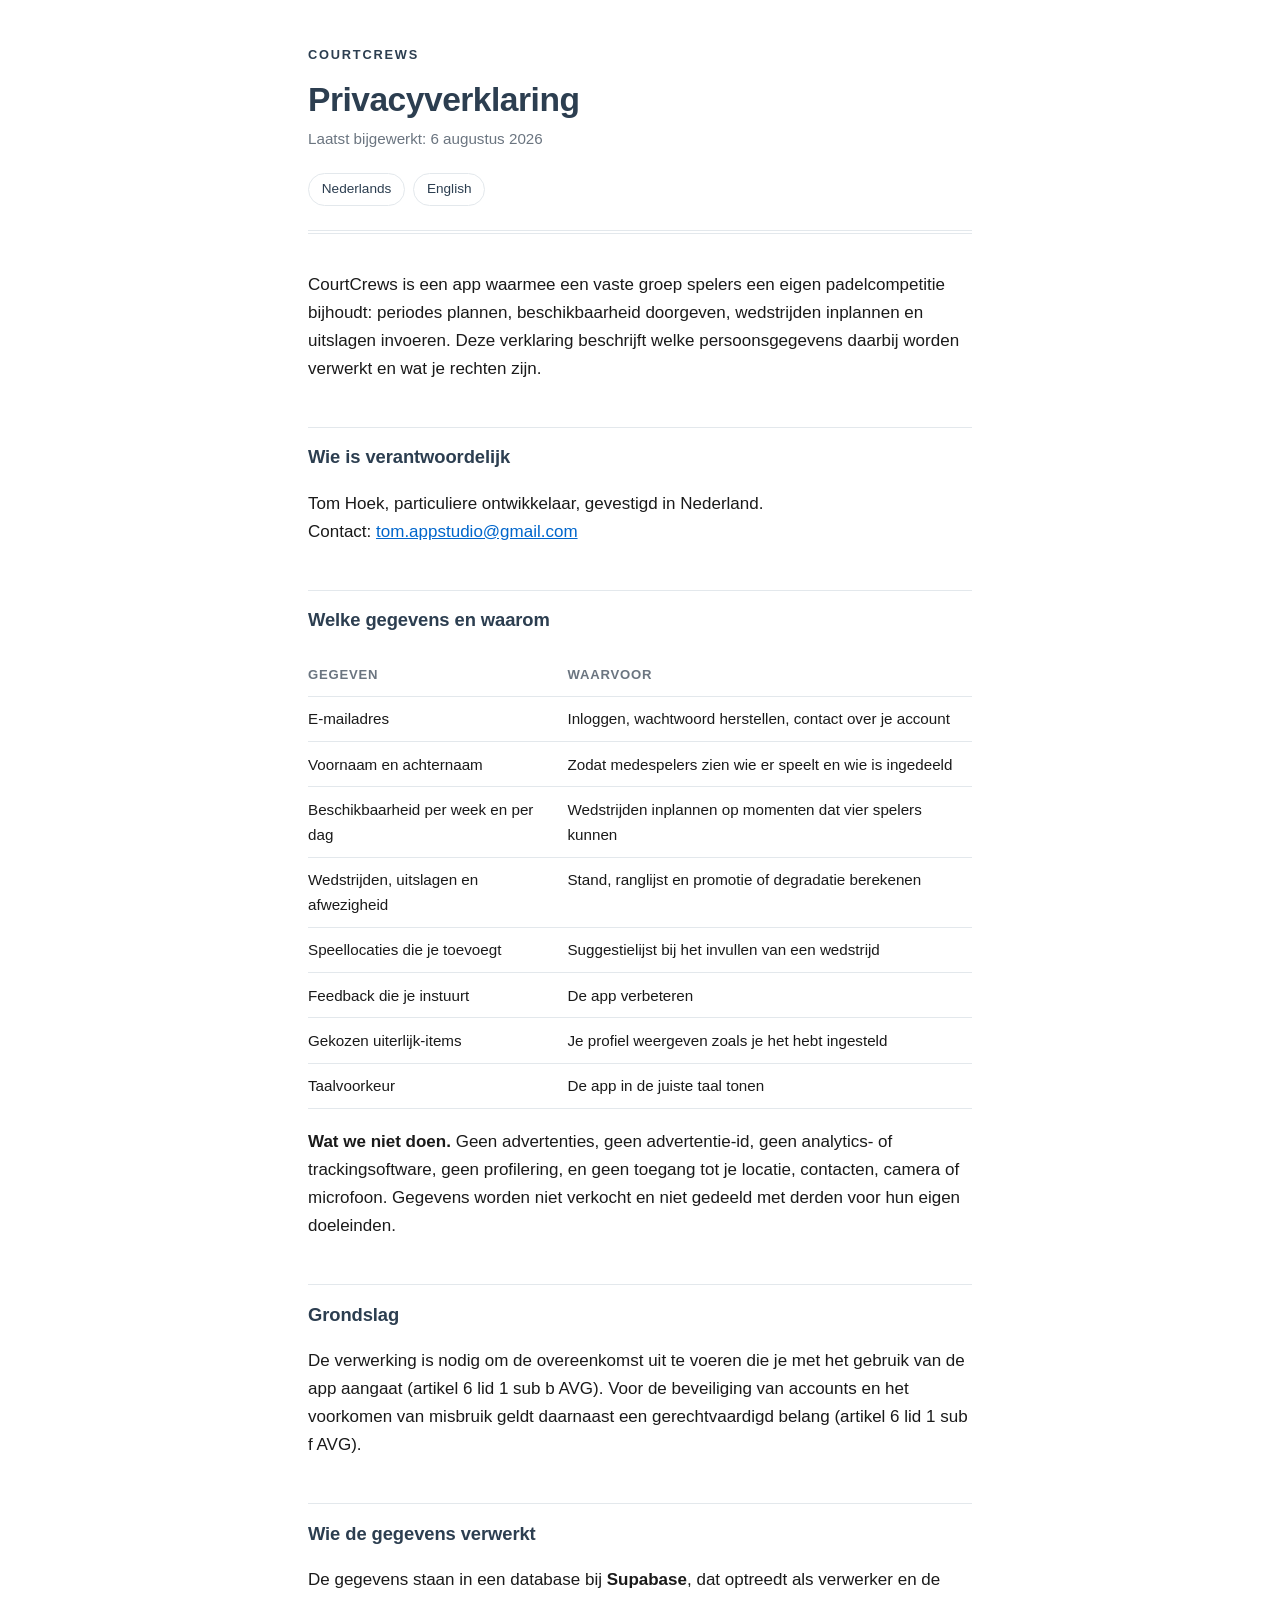
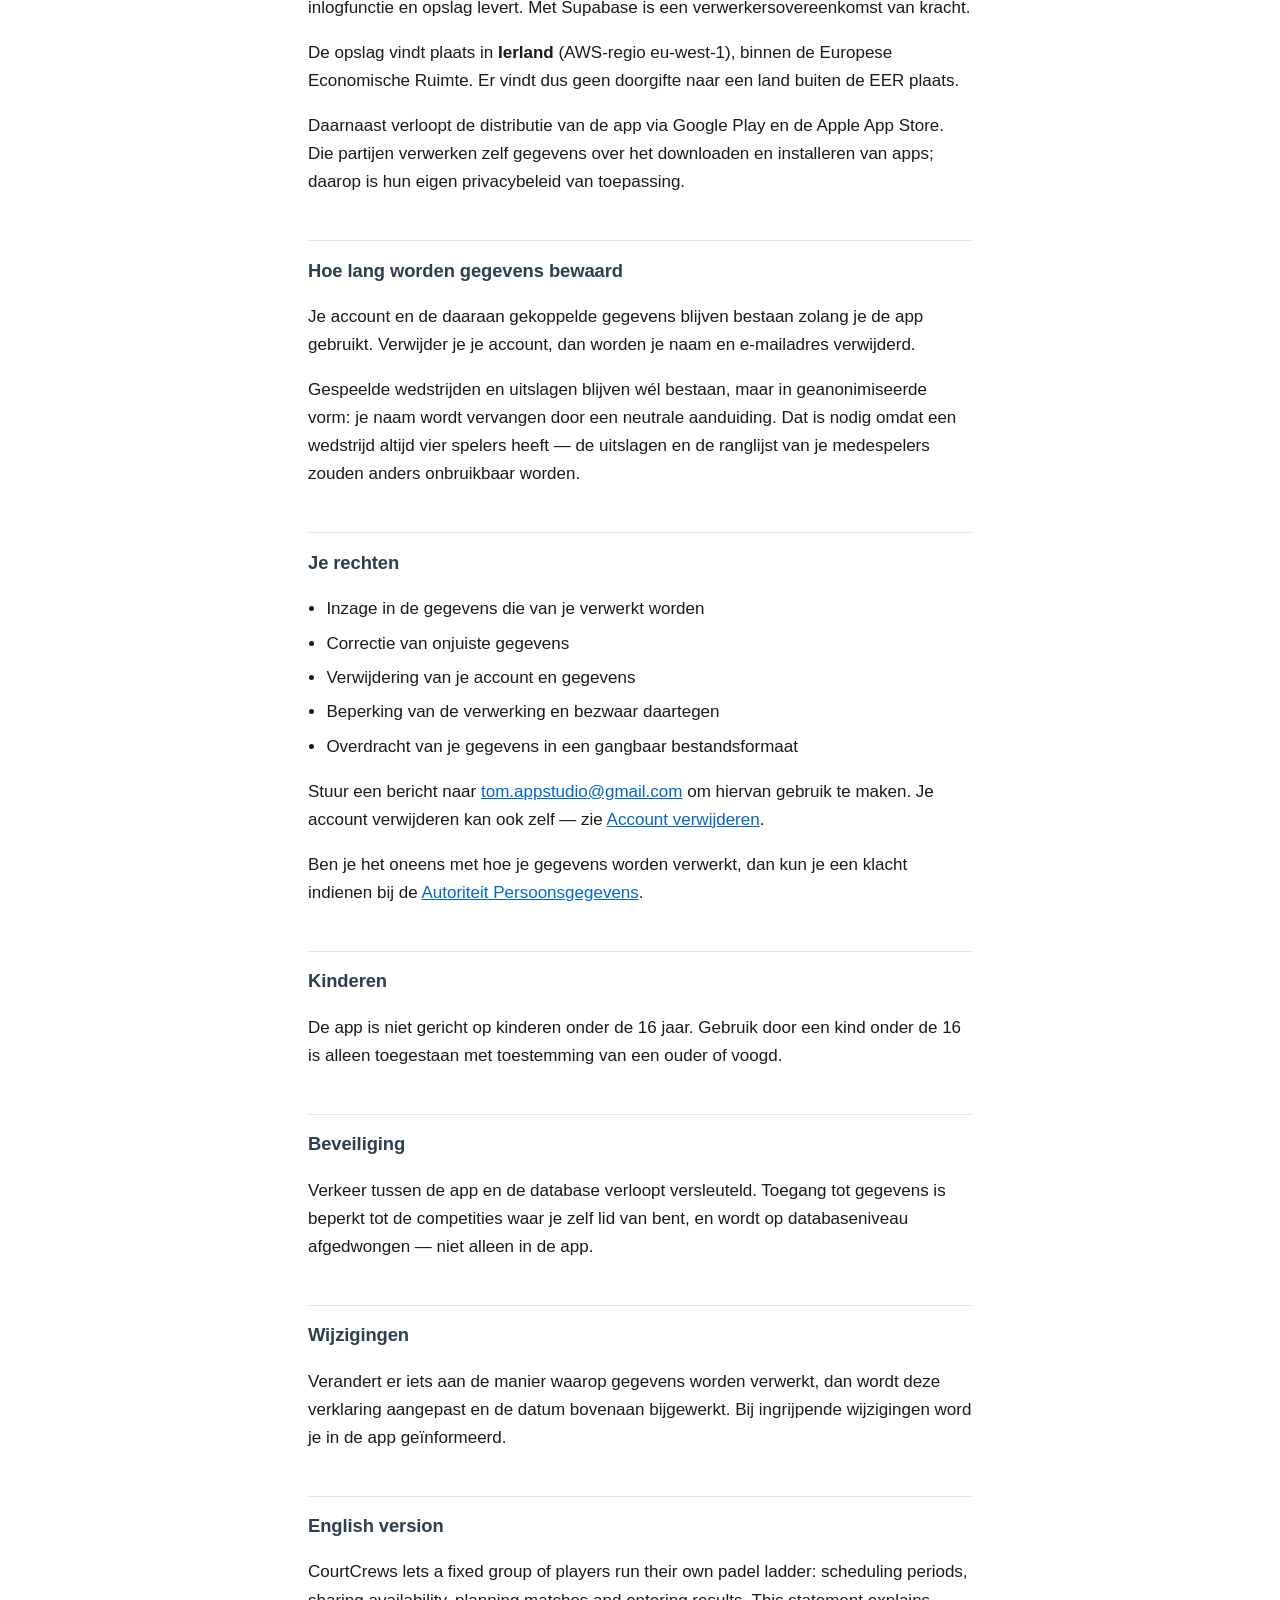
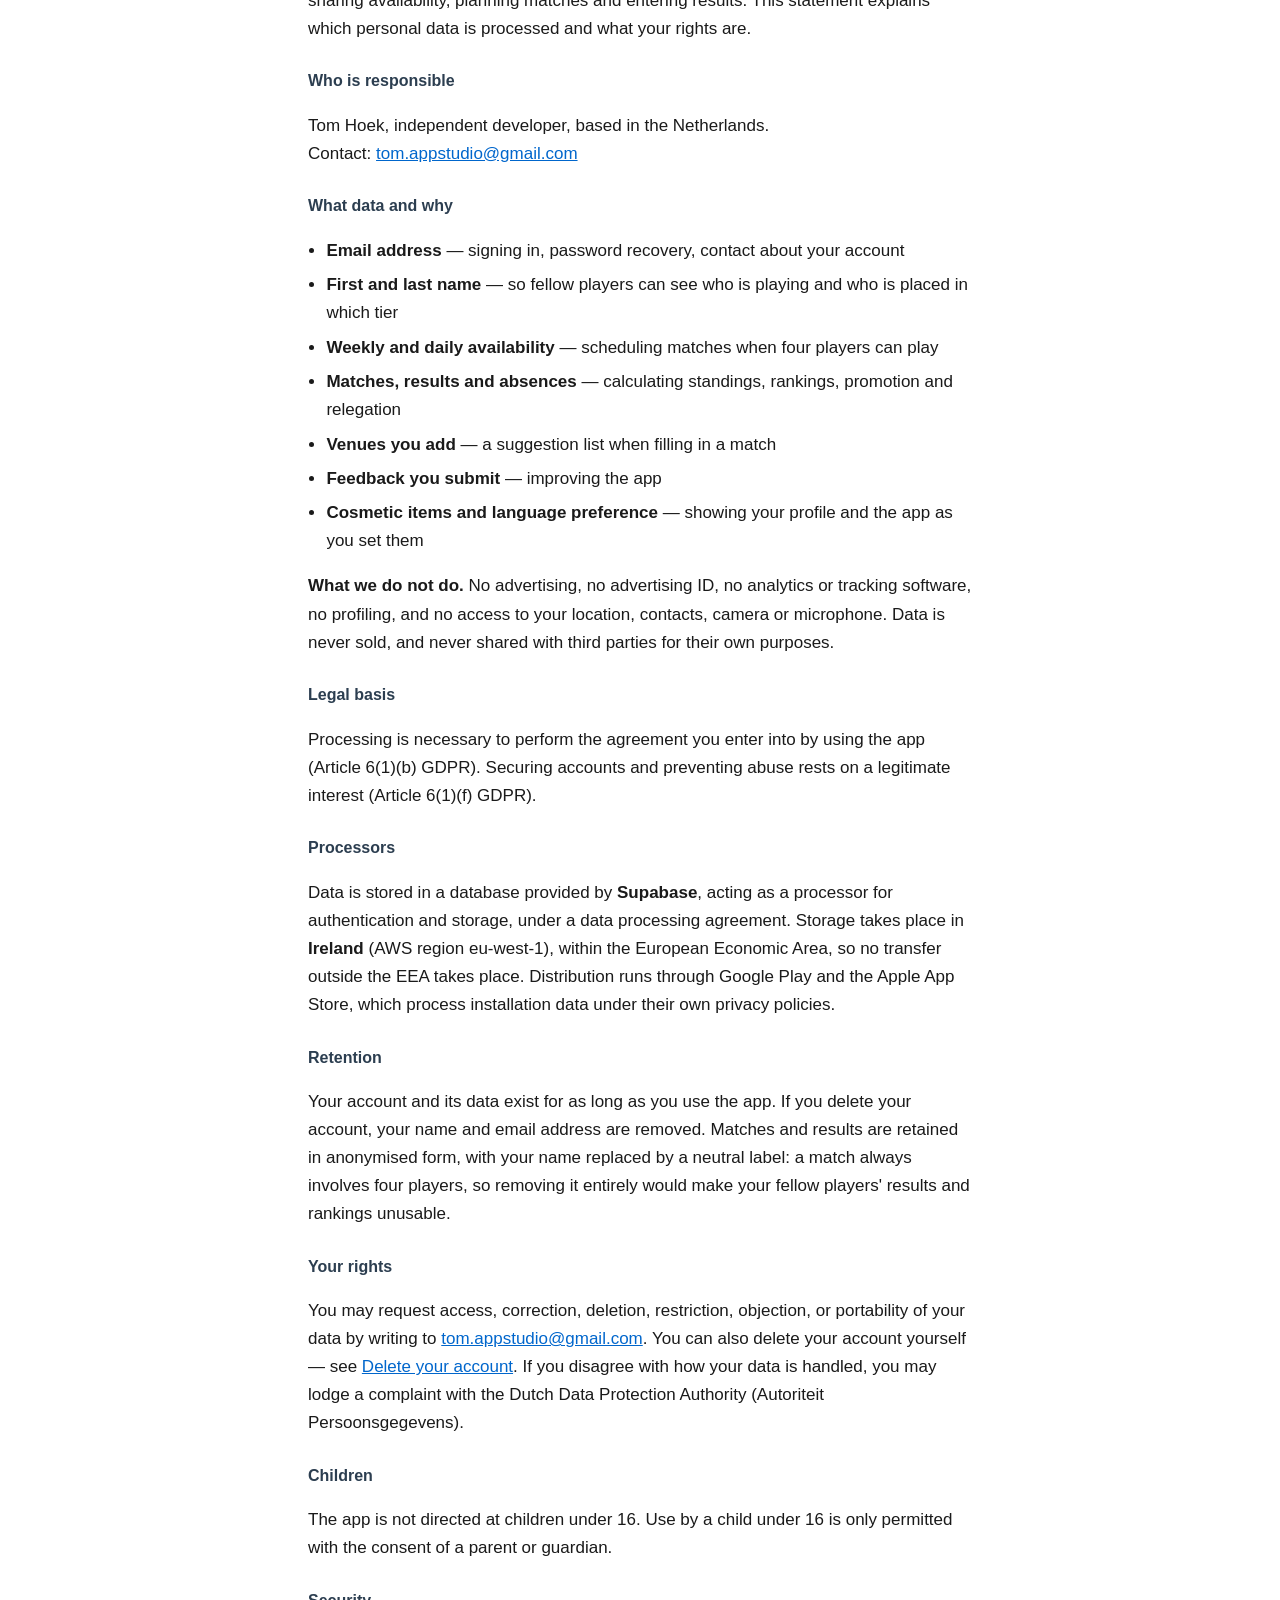
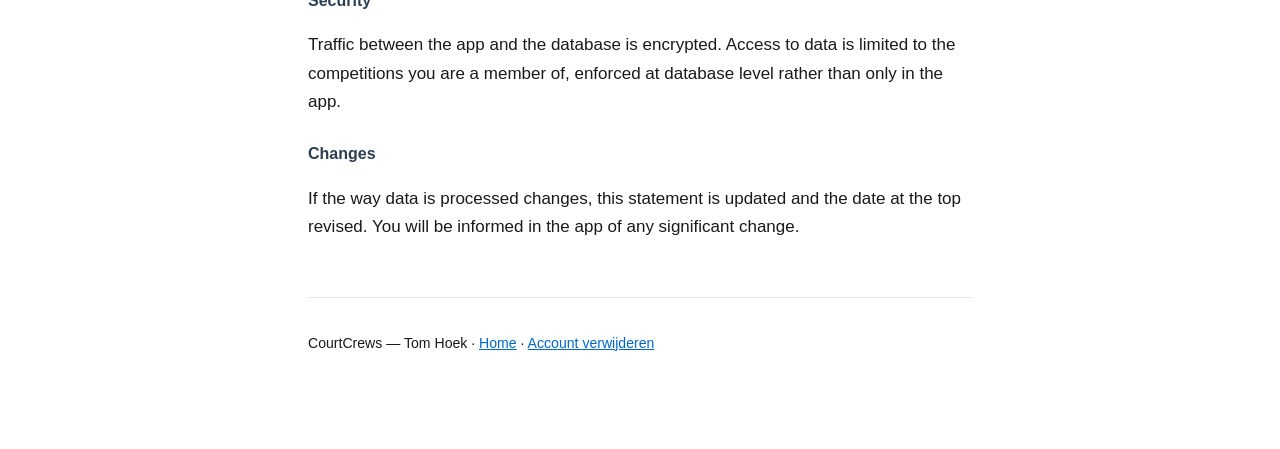
<file: privacy.html>
<!doctype html>
<html lang="nl">
<head>
<meta charset="utf-8">
<meta name="viewport" content="width=device-width, initial-scale=1">
<title>Privacyverklaring — CourtCrews</title>
<meta name="description" content="Privacyverklaring van de CourtCrews-app: welke gegevens worden verwerkt, waarvoor, en welke rechten je hebt.">
<link rel="stylesheet" href="stijl.css">
</head>
<body>
<div class="wikkel">

<header class="kop">
  <a class="merk" href="index.html">CourtCrews</a>
  <h1>Privacyverklaring</h1>
  <p class="ondertitel">Laatst bijgewerkt: 6 augustus 2026</p>
  <nav class="taalkeuze" aria-label="Taal">
    <a href="#nl">Nederlands</a>
    <a href="#en">English</a>
  </nav>
</header>

<!-- ============ NEDERLANDS ============ -->
<main id="nl">

<p>CourtCrews is een app waarmee een vaste groep spelers een eigen
padelcompetitie bijhoudt: periodes plannen, beschikbaarheid doorgeven,
wedstrijden inplannen en uitslagen invoeren. Deze verklaring beschrijft welke
persoonsgegevens daarbij worden verwerkt en wat je rechten zijn.</p>

<h2>Wie is verantwoordelijk</h2>
<p>Tom Hoek, particuliere ontwikkelaar, gevestigd in Nederland.<br>
Contact: <a href="mailto:tom.appstudio@gmail.com">tom.appstudio@gmail.com</a></p>

<h2>Welke gegevens en waarom</h2>
<table>
  <thead>
    <tr><th>Gegeven</th><th>Waarvoor</th></tr>
  </thead>
  <tbody>
    <tr><td>E-mailadres</td><td>Inloggen, wachtwoord herstellen, contact over je account</td></tr>
    <tr><td>Voornaam en achternaam</td><td>Zodat medespelers zien wie er speelt en wie is ingedeeld</td></tr>
    <tr><td>Beschikbaarheid per week en per dag</td><td>Wedstrijden inplannen op momenten dat vier spelers kunnen</td></tr>
    <tr><td>Wedstrijden, uitslagen en afwezigheid</td><td>Stand, ranglijst en promotie of degradatie berekenen</td></tr>
    <tr><td>Speellocaties die je toevoegt</td><td>Suggestielijst bij het invullen van een wedstrijd</td></tr>
    <tr><td>Feedback die je instuurt</td><td>De app verbeteren</td></tr>
    <tr><td>Gekozen uiterlijk-items</td><td>Je profiel weergeven zoals je het hebt ingesteld</td></tr>
    <tr><td>Taalvoorkeur</td><td>De app in de juiste taal tonen</td></tr>
  </tbody>
</table>

<p><strong>Wat we niet doen.</strong> Geen advertenties, geen advertentie-id,
geen analytics- of trackingsoftware, geen profilering, en geen toegang tot je
locatie, contacten, camera of microfoon. Gegevens worden niet verkocht en niet
gedeeld met derden voor hun eigen doeleinden.</p>

<h2>Grondslag</h2>
<p>De verwerking is nodig om de overeenkomst uit te voeren die je met het
gebruik van de app aangaat (artikel 6 lid 1 sub b AVG). Voor de beveiliging
van accounts en het voorkomen van misbruik geldt daarnaast een gerechtvaardigd
belang (artikel 6 lid 1 sub f AVG).</p>

<h2>Wie de gegevens verwerkt</h2>
<p>De gegevens staan in een database bij <strong>Supabase</strong>, dat
optreedt als verwerker en de inlogfunctie en opslag levert. Met Supabase is
een verwerkersovereenkomst van kracht.</p>


<p>De opslag vindt plaats in <strong>Ierland</strong> (AWS-regio eu-west-1),
binnen de Europese Economische Ruimte. Er vindt dus geen doorgifte naar een
land buiten de EER plaats.</p>

<p>Daarnaast verloopt de distributie van de app via Google Play en de Apple App
Store. Die partijen verwerken zelf gegevens over het downloaden en installeren
van apps; daarop is hun eigen privacybeleid van toepassing.</p>

<h2>Hoe lang worden gegevens bewaard</h2>
<p>Je account en de daaraan gekoppelde gegevens blijven bestaan zolang je de
app gebruikt. Verwijder je je account, dan worden je naam en e-mailadres
verwijderd.</p>
<p>Gespeelde wedstrijden en uitslagen blijven wél bestaan, maar in
geanonimiseerde vorm: je naam wordt vervangen door een neutrale aanduiding.
Dat is nodig omdat een wedstrijd altijd vier spelers heeft — de uitslagen en de
ranglijst van je medespelers zouden anders onbruikbaar worden.</p>

<h2>Je rechten</h2>
<ul>
  <li>Inzage in de gegevens die van je verwerkt worden</li>
  <li>Correctie van onjuiste gegevens</li>
  <li>Verwijdering van je account en gegevens</li>
  <li>Beperking van de verwerking en bezwaar daartegen</li>
  <li>Overdracht van je gegevens in een gangbaar bestandsformaat</li>
</ul>
<p>Stuur een bericht naar
<a href="mailto:tom.appstudio@gmail.com">tom.appstudio@gmail.com</a> om
hiervan gebruik te maken. Je account verwijderen kan ook zelf — zie
<a href="account-verwijderen.html">Account verwijderen</a>.</p>
<p>Ben je het oneens met hoe je gegevens worden verwerkt, dan kun je een klacht
indienen bij de <a href="https://autoriteitpersoonsgegevens.nl" rel="noopener">Autoriteit
Persoonsgegevens</a>.</p>

<h2>Kinderen</h2>
<p>De app is niet gericht op kinderen onder de 16 jaar. Gebruik door een kind
onder de 16 is alleen toegestaan met toestemming van een ouder of voogd.</p>

<h2>Beveiliging</h2>
<p>Verkeer tussen de app en de database verloopt versleuteld. Toegang tot
gegevens is beperkt tot de competities waar je zelf lid van bent, en wordt op
databaseniveau afgedwongen — niet alleen in de app.</p>

<h2>Wijzigingen</h2>
<p>Verandert er iets aan de manier waarop gegevens worden verwerkt, dan wordt
deze verklaring aangepast en de datum bovenaan bijgewerkt. Bij ingrijpende
wijzigingen word je in de app geïnformeerd.</p>

</main>

<!-- ============ ENGLISH ============ -->
<main id="en">

<h2>English version</h2>

<p>CourtCrews lets a fixed group of players run their own padel ladder:
scheduling periods, sharing availability, planning matches and entering
results. This statement explains which personal data is processed and what
your rights are.</p>

<h3>Who is responsible</h3>
<p>Tom Hoek, independent developer, based in the Netherlands.<br>
Contact: <a href="mailto:tom.appstudio@gmail.com">tom.appstudio@gmail.com</a></p>

<h3>What data and why</h3>
<ul>
  <li><strong>Email address</strong> — signing in, password recovery, contact about your account</li>
  <li><strong>First and last name</strong> — so fellow players can see who is playing and who is placed in which tier</li>
  <li><strong>Weekly and daily availability</strong> — scheduling matches when four players can play</li>
  <li><strong>Matches, results and absences</strong> — calculating standings, rankings, promotion and relegation</li>
  <li><strong>Venues you add</strong> — a suggestion list when filling in a match</li>
  <li><strong>Feedback you submit</strong> — improving the app</li>
  <li><strong>Cosmetic items and language preference</strong> — showing your profile and the app as you set them</li>
</ul>

<p><strong>What we do not do.</strong> No advertising, no advertising ID, no
analytics or tracking software, no profiling, and no access to your location,
contacts, camera or microphone. Data is never sold, and never shared with third
parties for their own purposes.</p>

<h3>Legal basis</h3>
<p>Processing is necessary to perform the agreement you enter into by using the
app (Article 6(1)(b) GDPR). Securing accounts and preventing abuse rests on a
legitimate interest (Article 6(1)(f) GDPR).</p>

<h3>Processors</h3>
<p>Data is stored in a database provided by <strong>Supabase</strong>, acting as
a processor for authentication and storage, under a data processing agreement.
Storage takes place in <strong>Ireland</strong> (AWS region eu-west-1), within
the European Economic Area, so no transfer outside the EEA takes place. Distribution runs through
Google Play and the Apple App Store, which process installation data under
their own privacy policies.</p>

<h3>Retention</h3>
<p>Your account and its data exist for as long as you use the app. If you delete
your account, your name and email address are removed. Matches and results are
retained in anonymised form, with your name replaced by a neutral label: a match
always involves four players, so removing it entirely would make your fellow
players' results and rankings unusable.</p>

<h3>Your rights</h3>
<p>You may request access, correction, deletion, restriction, objection, or
portability of your data by writing to
<a href="mailto:tom.appstudio@gmail.com">tom.appstudio@gmail.com</a>. You can
also delete your account yourself — see
<a href="account-verwijderen.html">Delete your account</a>. If you disagree with
how your data is handled, you may lodge a complaint with the Dutch Data
Protection Authority (Autoriteit Persoonsgegevens).</p>

<h3>Children</h3>
<p>The app is not directed at children under 16. Use by a child under 16 is only
permitted with the consent of a parent or guardian.</p>

<h3>Security</h3>
<p>Traffic between the app and the database is encrypted. Access to data is
limited to the competitions you are a member of, enforced at database level
rather than only in the app.</p>

<h3>Changes</h3>
<p>If the way data is processed changes, this statement is updated and the date
at the top revised. You will be informed in the app of any significant change.</p>

</main>

<footer class="voet">
  <p>CourtCrews — Tom Hoek ·
  <a href="index.html">Home</a> ·
  <a href="account-verwijderen.html">Account verwijderen</a></p>
</footer>

</div>
</body>
</html>
</file>
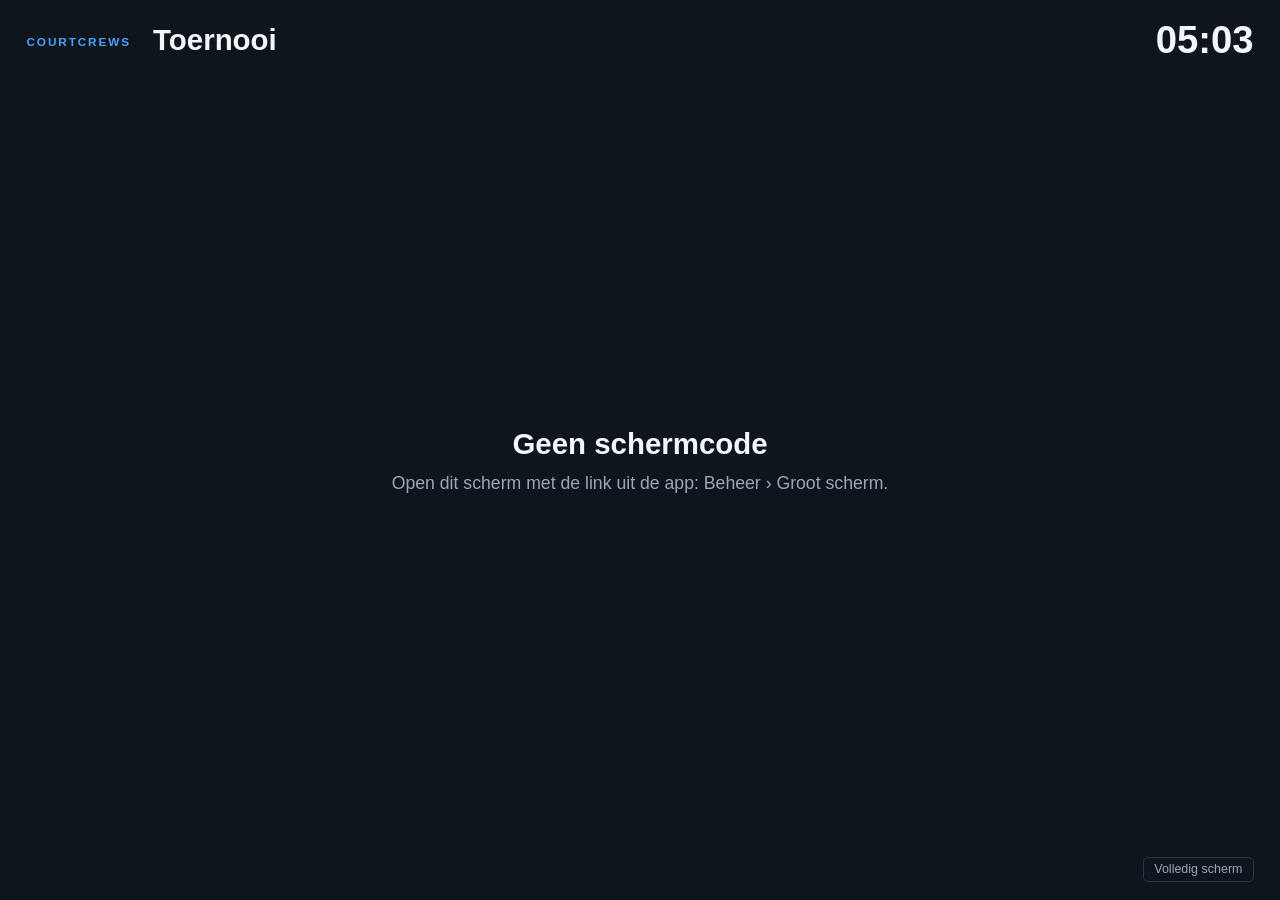
<file: scherm.html>
<!doctype html>
<html lang="nl">
<head>
<meta charset="utf-8">
<meta name="viewport" content="width=device-width, initial-scale=1">
<meta name="robots" content="noindex">
<title>Toernooischerm — CourtCrews</title>
<!--
  Het grote scherm voor een toernooi (Tom 30-10): op een laptop of tv op de
  club, zonder inloggen. Per baan wie er nu speelt en wie daarna, afgewisseld
  met de stand per niveau of poule.

  De link komt uit de app (Beheer > Groot scherm) en draagt een eigen
  schermcode: scherm.html?code=XXXXXXXXXX. Met &omgeving=test praat de pagina
  met de testdatabase in plaats van productie.

  Gegevens: één RPC, toernooi_scherm(code), met de publieke anon-sleutel (die
  zit ook in elke app-build). De RPC geeft alleen wat op een scherm in de
  kantine hoort: afgekorte namen, banen, tijden, uitslagen en de stand. Alle
  tekst uit de database gaat via esc() de pagina in.

  Bewust zonder bibliotheken of externe lettertypes: een laptop op de club
  moet het ook met een matige verbinding doen.
-->
<style>
  :root {
    --vlak: #0e151c;
    --kaart: #18222d;
    --kaart-licht: #1f2b38;
    --lijn: #2a3846;
    --tekst: #f3f6f9;
    --zacht: #9aa8b6;
    --blauw: #4d9fff;
    /* Kleurvocabulaire van de app: amber = nu aan de beurt, groen = af. */
    --amber: #e0a33a;
    --amber-vlak: #3a2c12;
    --groen: #3fbf74;
    --groen-vlak: #13301f;
  }
  * { box-sizing: border-box; }
  html, body { margin: 0; height: 100%; }
  body {
    background: var(--vlak);
    color: var(--tekst);
    font-family: -apple-system, BlinkMacSystemFont, "Segoe UI", Roboto, "Helvetica Neue", Arial, sans-serif;
    /* Alles schaalt mee met de breedte van het scherm: op een tv van 4 meter
       afstand moet het even leesbaar zijn als op een laptop. */
    font-size: clamp(14px, 1.15vw, 40px);
    line-height: 1.3;
    overflow: hidden;
  }
  .scherm { display: flex; flex-direction: column; height: 100vh; padding: 1.4em 1.8em 1.2em; gap: 1.1em; }

  /* ---------- Kop ---------- */
  .kop { display: flex; align-items: center; gap: 1.5em; }
  .merk { font-size: 0.8em; font-weight: 800; letter-spacing: 0.16em; text-transform: uppercase; color: var(--blauw); }
  .titel { flex: 1; min-width: 0; }
  .titel h1 { margin: 0; font-size: 2em; line-height: 1.1; white-space: nowrap; overflow: hidden; text-overflow: ellipsis; }
  .titel .sub { color: var(--zacht); font-size: 1em; margin-top: 0.2em; }
  .rechts { text-align: right; }
  .klok { font-size: 2.6em; font-weight: 800; font-variant-numeric: tabular-nums; line-height: 1; }
  .voortgang { color: var(--zacht); margin-top: 0.3em; }

  /* ---------- Banen ---------- */
  .weergave { flex: 1; min-height: 0; display: none; }
  .weergave.actief { display: flex; flex-direction: column; }
  .raster { flex: 1; min-height: 0; display: grid; gap: 1em; }
  .vak { min-height: 0; }
  .baan {
    height: 100%;
    background: var(--kaart);
    border: 2px solid var(--lijn);
    border-radius: 0.8em;
    padding: 0.9em 1.1em;
    display: flex;
    flex-direction: column;
    gap: 0.6em;
    overflow: hidden;
  }
  .baan.main { border-color: var(--blauw); }
  .baan-kop { display: flex; justify-content: space-between; align-items: baseline; gap: 0.6em; }
  .baan-naam { font-size: 1.5em; font-weight: 800; }
  .baan-naam .ster { color: var(--blauw); }
  .label { font-size: 0.75em; font-weight: 800; letter-spacing: 0.12em; text-transform: uppercase; color: var(--zacht); }
  .nu { background: var(--kaart-licht); border-radius: 0.6em; padding: 0.7em 0.85em; flex: 1; min-height: 0; display: flex; flex-direction: column; gap: 0.25em; }
  .nu.speelt { background: var(--amber-vlak); border: 1px solid var(--amber); }
  .nu.speelt .label { color: var(--amber); }
  .nu.af { background: var(--groen-vlak); border: 1px solid var(--groen); }
  .nu.af .label { color: var(--groen); }
  .tijd { font-variant-numeric: tabular-nums; color: var(--zacht); font-weight: 600; }
  .koppel { font-size: 1.35em; font-weight: 700; white-space: nowrap; overflow: hidden; text-overflow: ellipsis; }
  .tegen { color: var(--zacht); font-size: 0.85em; font-weight: 700; font-style: italic; }
  .score { font-size: 1.2em; font-weight: 800; font-variant-numeric: tabular-nums; color: var(--groen); }
  .soort { color: var(--zacht); font-size: 0.9em; }
  .leeg { color: var(--zacht); font-style: italic; }
  .daarna { display: flex; flex-direction: column; gap: 0.15em; }
  .daarna .regel { white-space: nowrap; overflow: hidden; text-overflow: ellipsis; }

  /* ---------- Stand ---------- */
  .groepen { flex: 1; min-height: 0; display: grid; gap: 1.2em; grid-auto-flow: column; grid-auto-columns: 1fr; }
  .groep { background: var(--kaart); border-radius: 0.8em; padding: 1em 1.2em; overflow: hidden; }
  .groep h2 { margin: 0 0 0.5em; font-size: 1.5em; }
  table { width: 100%; border-collapse: collapse; font-variant-numeric: tabular-nums; }
  th { text-align: right; font-size: 0.75em; letter-spacing: 0.1em; text-transform: uppercase; color: var(--zacht); font-weight: 800; padding: 0 0.4em 0.4em; }
  th.naam, td.naam { text-align: left; }
  td { text-align: right; padding: 0.45em 0.4em; border-top: 1px solid var(--lijn); font-size: 1.1em; }
  td.rang { text-align: left; font-weight: 800; width: 2.2em; color: var(--zacht); }
  td.naam { font-weight: 700; white-space: nowrap; overflow: hidden; text-overflow: ellipsis; max-width: 0; width: 60%; }
  td.punten { font-weight: 800; }
  tr.eerste td.rang { color: var(--amber); }
  .badge { font-size: 0.8em; color: var(--zacht); font-weight: 600; margin-left: 0.4em; }

  /* ---------- Voet en meldingen ---------- */
  .voet { display: flex; align-items: center; justify-content: space-between; color: var(--zacht); font-size: 0.85em; }
  .stippen { display: flex; gap: 0.5em; }
  .stip { width: 0.6em; height: 0.6em; border-radius: 50%; background: var(--lijn); }
  .stip.aan { background: var(--blauw); }
  .storing { color: var(--amber); }
  .midden { flex: 1; display: flex; flex-direction: column; align-items: center; justify-content: center; text-align: center; gap: 0.6em; }
  .midden h2 { margin: 0; font-size: 2em; }
  .midden p { margin: 0; color: var(--zacht); font-size: 1.2em; max-width: 40em; }
  button.vol {
    background: none; border: 1px solid var(--lijn); color: var(--zacht); border-radius: 0.4em;
    padding: 0.3em 0.8em; font: inherit; cursor: pointer;
  }
  button.vol:hover { border-color: var(--blauw); color: var(--tekst); }
  :fullscreen button.vol { display: none; }
</style>
</head>
<body>
<div class="scherm">
  <header class="kop">
    <div class="merk">CourtCrews</div>
    <div class="titel">
      <h1 id="naam">Toernooi</h1>
      <div class="sub" id="sub"></div>
    </div>
    <div class="rechts">
      <div class="klok" id="klok">--:--</div>
      <div class="voortgang" id="voortgang"></div>
    </div>
  </header>

  <section class="weergave" id="banen"><div class="raster" id="raster"></div></section>
  <section class="weergave" id="stand"><div class="groepen" id="groepen"></div></section>
  <section class="weergave" id="melding"><div class="midden" id="meldingtekst"></div></section>

  <footer class="voet">
    <div class="stippen" id="stippen"></div>
    <div id="status"></div>
    <button class="vol" id="vol" type="button">Volledig scherm</button>
  </footer>
</div>

<script>
(function () {
  'use strict';

  // Publieke anon-sleutels (ook in elke app-build). Met &omgeving=test de
  // testdatabase; anders productie.
  var OMGEVINGEN = {
    productie: { url: 'https://bwtjlapjmywukmibymod.supabase.co', sleutel: 'eyJhbGciOiJIUzI1NiIsInR5cCI6IkpXVCJ9.eyJpc3MiOiJzdXBhYmFzZSIsInJlZiI6ImJ3dGpsYXBqbXl3dWttaWJ5bW9kIiwicm9sZSI6ImFub24iLCJpYXQiOjE3ODM5NTg4OTQsImV4cCI6MjA5OTUzNDg5NH0.eRg6x5utOVDPOw6tPBOR-zi9mE4--D3W7QSuoBPUzh4' },
    test: { url: 'https://yymkvgvpxxwfstqgjqfe.supabase.co', sleutel: 'eyJhbGciOiJIUzI1NiIsInR5cCI6IkpXVCJ9.eyJpc3MiOiJzdXBhYmFzZSIsInJlZiI6Inl5bWt2Z3ZweHh3ZnN0cWdqcWZlIiwicm9sZSI6ImFub24iLCJpYXQiOjE3OTI1MTE4NzQsImV4cCI6MjEwODA4Nzg3NH0.8Lc4sEuQTK91XPNDCnDXJ39qlXIHqHjhXiqZ3-tc0gU' }
  };
  var VERVERS_MS = 15000;   // nieuwe gegevens
  var BANEN_MS = 25000;     // zo lang staan de banen in beeld
  var STAND_MS = 12000;     // zo lang de stand

  var params = new URLSearchParams(location.search);
  var code = (params.get('code') || '').trim().toUpperCase();
  var omgeving = OMGEVINGEN[params.get('omgeving') === 'test' ? 'test' : 'productie'];

  var data = null;          // laatste antwoord van toernooi_scherm
  var verschil = 0;         // servertijd min de klok van deze laptop
  var weergave = null;      // 'banen', 'stand' of 'melding'
  var wisselTimer = null;
  var fouten = 0;

  var NIVEAUS = { upper: 'Upper', middle: 'Middle', lower: 'Lower', alle: 'Ladder' };
  var DAGEN = ['zo', 'ma', 'di', 'wo', 'do', 'vr', 'za'];
  var MAANDEN = ['jan', 'feb', 'mrt', 'apr', 'mei', 'jun', 'jul', 'aug', 'sep', 'okt', 'nov', 'dec'];

  function $(id) { return document.getElementById(id); }
  function esc(s) {
    return String(s == null ? '' : s).replace(/[&<>"']/g, function (c) {
      return { '&': '&amp;', '<': '&lt;', '>': '&gt;', '"': '&quot;', "'": '&#39;' }[c];
    });
  }
  function nu() { return Date.now() + verschil; }
  function twee(n) { return (n < 10 ? '0' : '') + n; }
  function klok(ms) { var d = new Date(ms); return twee(d.getHours()) + ':' + twee(d.getMinutes()); }
  function zelfdeDag(a, b) { var x = new Date(a), y = new Date(b); return x.toDateString() === y.toDateString(); }
  function dagTekst(ms) { var d = new Date(ms); return DAGEN[d.getDay()] + ' ' + d.getDate() + ' ' + MAANDEN[d.getMonth()]; }
  function start(w) { return w.gepland_om ? new Date(w.gepland_om).getTime() : null; }

  // ---------- Ophalen ----------
  function haal() {
    if (!code) { toonMelding('Geen schermcode', 'Open dit scherm met de link uit de app: Beheer › Groot scherm.'); return; }
    fetch(omgeving.url + '/rest/v1/rpc/toernooi_scherm', {
      method: 'POST',
      headers: {
        'Content-Type': 'application/json',
        apikey: omgeving.sleutel,
        Authorization: 'Bearer ' + omgeving.sleutel
      },
      body: JSON.stringify({ p_code: code }),
      cache: 'no-store'
    })
      .then(function (r) { if (!r.ok) throw new Error('HTTP ' + r.status); return r.json(); })
      .then(function (antwoord) {
        fouten = 0;
        if (!antwoord) {
          data = null;
          toonMelding('Deze link werkt niet (meer)', 'De organisator heeft misschien een nieuwe link gemaakt. Open de nieuwe link uit de app: Beheer › Groot scherm.');
          return;
        }
        data = antwoord;
        // De klok van een laptop op de club loopt nogal eens mis; de
        // servertijd bepaalt wat "nu" is.
        verschil = new Date(data.nu).getTime() - Date.now();
        teken();
      })
      .catch(function () {
        fouten++;
        // De laatste gegevens blijven staan; alleen een melding onderin.
        $('status').innerHTML = '<span class="storing">Geen verbinding, opnieuw proberen…</span>';
        if (!data && fouten > 1) toonMelding('Geen verbinding', 'Controleer de internetverbinding van dit scherm. Het probeert het vanzelf opnieuw.');
      });
  }

  // ---------- Hulpjes voor de inhoud ----------
  function koppelNaam(id) {
    if (id == null) return null;
    var k = data.koppels.find(function (x) { return x.id === id; });
    return k ? k.naam : null;
  }
  function rondesKnockout() {
    return Math.max.apply(null, [0].concat(data.wedstrijden.filter(function (w) { return w.fase === 'knockout'; }).map(function (w) { return w.ronde; })));
  }
  function groepNaam(naam) { return NIVEAUS[naam] || naam; }
  function soortLabel(w) {
    var ladder = data.toernooi.format === 'competitie';
    if (ladder) return w.fase === 'knockout' ? 'Slotronde · ' + groepNaam(w.groep) : groepNaam(w.groep);
    if (w.fase === 'poule') return 'Poule ' + w.groep;
    var afstand = rondesKnockout() - w.ronde;
    return ['Finale', 'Halve finale', 'Kwartfinale', 'Achtste finale'][afstand] || 'Ronde ' + w.ronde;
  }
  function speeltijd(w) {
    var s = start(w);
    if (s == null) return '';
    var eind = s + (data.toernooi.slot_minuten - data.toernooi.wissel_minuten) * 60000;
    return klok(s) + '–' + klok(eind);
  }
  function score(w) {
    if (w.status === 'walkover') return 'Walk-over';
    return w.sets.filter(function (s) { return s[0] != null && s[1] != null; }).map(function (s) { return s[0] + '-' + s[1]; }).join('  ');
  }
  function koppelsHtml(w) {
    var a = koppelNaam(w.koppel_1), b = koppelNaam(w.koppel_2);
    var winnaar = w.winnaar_koppel;
    function een(naam, id) {
      var tekst = naam ? esc(naam) : '<span class="leeg">Nog te bepalen</span>';
      return '<div class="koppel">' + (winnaar != null && winnaar === id ? '✓ ' : '') + tekst + '</div>';
    }
    return een(a, w.koppel_1) + '<div class="tegen">tegen</div>' + een(b, w.koppel_2);
  }

  // Dezelfde keuze als het banenbord in de app (wedstrijdOp): wat er op dit
  // moment volgens het schema op de baan staat, een walk-over alleen als er
  // niets anders is.
  function wedstrijdNu(baanId, t) {
    var slot = data.toernooi.slot_minuten * 60000;
    var lopend = data.wedstrijden.filter(function (w) {
      var s = start(w);
      return w.baan_id === baanId && s != null && s <= t && t < s + slot;
    });
    return lopend.find(function (w) { return w.status !== 'walkover'; }) || lopend[0] || null;
  }
  function wedstrijdDaarna(baanId, na) {
    return data.wedstrijden.find(function (w) {
      var s = start(w);
      return w.baan_id === baanId && s != null && s > na && w.status !== 'walkover';
    }) || null;
  }

  // De plek van elke baan zoals de organisator ze heeft ingedeeld
  // (plekkenVan in de app); banen zonder plek vullen de eerste vrije vakjes.
  function plekken(banen) {
    var geplaatst = banen.filter(function (b) { return b.rij != null && b.kolom != null; });
    var breed = geplaatst.length > 0
      ? Math.max.apply(null, geplaatst.map(function (b) { return b.kolom; })) + 1
      : Math.min(3, Math.max(1, banen.length));
    var plek = {}, bezet = {};
    geplaatst.forEach(function (b) {
      if (b.kolom < breed) { plek[b.id] = { rij: b.rij, kolom: b.kolom }; bezet[b.rij + ',' + b.kolom] = true; }
    });
    var vrij = 0;
    banen.slice().sort(function (a, c) { return a.volgorde - c.volgorde; }).forEach(function (b) {
      if (plek[b.id]) return;
      while (bezet[Math.floor(vrij / breed) + ',' + (vrij % breed)]) vrij++;
      plek[b.id] = { rij: Math.floor(vrij / breed), kolom: vrij % breed };
      bezet[plek[b.id].rij + ',' + plek[b.id].kolom] = true;
    });
    var rijen = 0;
    Object.keys(plek).forEach(function (id) { rijen = Math.max(rijen, plek[id].rij + 1); });
    return { plek: plek, kolommen: breed, rijen: rijen };
  }

  // ---------- Tekenen ----------
  function teken() {
    var t = data.toernooi;
    $('naam').textContent = t.naam;
    var dag = data.dag ? dagTekst(new Date(data.dag.datum + 'T12:00:00').getTime()) + ' · ' + data.dag.starttijd.slice(0, 5) + '–' + data.dag.eindtijd.slice(0, 5) : '';
    $('sub').textContent = [t.clubnaam, t.locatie, dag].filter(Boolean).join(' · ');
    var totaal = data.wedstrijden.length;
    var binnen = data.wedstrijden.filter(function (w) { return w.status === 'bevestigd' || w.status === 'walkover'; }).length;
    $('voortgang').textContent = t.status === 'bezig' || t.status === 'afgerond' ? binnen + ' van ' + totaal + ' uitslagen binnen' : '';
    $('status').textContent = 'Ververst om ' + klok(nu());

    if (data.banen.length === 0 || data.wedstrijden.length === 0) {
      toonMelding(t.status === 'afgerond' ? 'Het toernooi is afgelopen' : 'Het schema volgt',
        t.status === 'inschrijving' ? 'De inschrijving loopt nog. Zodra het schema klaar is, staan hier de banen.' : 'Zodra de organisator het schema heeft gemaakt, staan hier de banen.');
      return;
    }
    tekenBanen();
    tekenStand();
    // Eerste keer, of na een melding: met de banen beginnen. Anders loopt
    // de wissel gewoon door.
    if (weergave !== 'banen' && weergave !== 'stand') wissel('banen');
    else zetStippen();
  }

  function tekenBanen() {
    var t = nu();
    var p = plekken(data.banen);
    var raster = $('raster');
    raster.style.gridTemplateColumns = 'repeat(' + p.kolommen + ', 1fr)';
    raster.style.gridTemplateRows = 'repeat(' + p.rijen + ', 1fr)';
    var opPlek = {};
    data.banen.forEach(function (b) { var x = p.plek[b.id]; opPlek[x.rij + ',' + x.kolom] = b; });
    var html = '';
    for (var r = 0; r < p.rijen; r++) {
      for (var k = 0; k < p.kolommen; k++) {
        var b = opPlek[r + ',' + k];
        html += '<div class="vak">' + (b ? baanHtml(b, t) : '') + '</div>';
      }
    }
    raster.innerHTML = html;
  }

  function baanHtml(b, t) {
    var w = wedstrijdNu(b.id, t);
    var volgende = wedstrijdDaarna(b.id, w ? start(w) : t);
    var nuHtml;
    if (w) {
      var af = w.status === 'bevestigd' || w.status === 'walkover';
      var uitslag = w.status !== 'gepland' ? score(w) : '';
      nuHtml = '<div class="nu ' + (af ? 'af' : 'speelt') + '">' +
        '<div class="label">' + (af ? 'Gespeeld' : w.status === 'ingevoerd' ? 'Uitslag ingevoerd' : 'Nu') + ' · <span class="tijd">' + speeltijd(w) + '</span></div>' +
        koppelsHtml(w) +
        (uitslag ? '<div class="score">' + esc(uitslag) + '</div>' : '') +
        '<div class="soort">' + esc(soortLabel(w)) + '</div>' +
        '</div>';
    } else {
      nuHtml = '<div class="nu"><div class="label">Nu</div><div class="leeg">Vrij</div></div>';
    }
    var daarnaHtml = '<div class="daarna"><div class="label">Daarna</div>';
    if (volgende) {
      var s = start(volgende);
      var wanneer = (zelfdeDag(s, t) ? '' : dagTekst(s) + ' ') + speeltijd(volgende);
      var a = koppelNaam(volgende.koppel_1) || 'Nog te bepalen';
      var c = koppelNaam(volgende.koppel_2) || 'Nog te bepalen';
      daarnaHtml += '<div class="regel"><span class="tijd">' + esc(wanneer) + '</span> · ' + esc(soortLabel(volgende)) + '</div>' +
        '<div class="regel"><strong>' + esc(a) + '</strong> <span class="tegen">tegen</span> <strong>' + esc(c) + '</strong></div>';
    } else {
      daarnaHtml += '<div class="leeg">Geen wedstrijden meer</div>';
    }
    daarnaHtml += '</div>';
    return '<div class="baan' + (b.is_maincourt ? ' main' : '') + '">' +
      '<div class="baan-kop"><div class="baan-naam">' + esc(b.naam) + (b.is_maincourt ? ' <span class="ster">★</span>' : '') + '</div></div>' +
      nuHtml + daarnaHtml + '</div>';
  }

  function tekenStand() {
    var ladder = data.toernooi.format === 'competitie';
    var html = data.stand.map(function (g) {
      var titel = ladder ? groepNaam(g.groep) : 'Poule ' + g.groep;
      var rijen = g.rijen.map(function (r) {
        return '<tr' + (r.rang === 1 && r.gespeeld > 0 ? ' class="eerste"' : '') + '>' +
          '<td class="rang">' + r.rang + '</td>' +
          '<td class="naam">' + esc(koppelNaam(r.koppel_id) || '') + (r.badge ? '<span class="badge">' + esc(r.badge) + '</span>' : '') + '</td>' +
          '<td>' + r.gespeeld + '</td><td>' + r.winst + '</td><td>' + r.verlies + '</td>' +
          '<td class="punten">' + (ladder ? r.punten : r.winst) + '</td></tr>';
      }).join('');
      return '<div class="groep"><h2>' + esc(titel) + '</h2><table>' +
        '<thead><tr><th></th><th class="naam">Koppel</th><th>Gesp.</th><th>W</th><th>V</th><th>' + (ladder ? 'Pnt' : 'Winst') + '</th></tr></thead>' +
        '<tbody>' + rijen + '</tbody></table></div>';
    }).join('');
    $('groepen').innerHTML = html;
  }

  function toonMelding(titel, tekst) {
    $('meldingtekst').innerHTML = '<h2>' + esc(titel) + '</h2><p>' + esc(tekst) + '</p>';
    zet('melding');
  }

  // ---------- Wisselen tussen banen en stand ----------
  function heeftStand() { return data && data.stand.some(function (g) { return g.rijen.length > 0; }); }
  function zet(naam) {
    weergave = naam;
    ['banen', 'stand', 'melding'].forEach(function (n) { $(n).classList.toggle('actief', n === naam); });
    zetStippen();
  }
  function zetStippen() {
    var aantal = weergave === 'melding' ? 0 : heeftStand() ? 2 : 1;
    var html = '';
    for (var i = 0; i < aantal; i++) html += '<div class="stip' + ((i === 0) === (weergave === 'banen') ? ' aan' : '') + '"></div>';
    $('stippen').innerHTML = html;
  }
  function wissel(naam) {
    clearTimeout(wisselTimer);
    zet(naam);
    if (naam === 'banen') wisselTimer = setTimeout(function () { wissel(heeftStand() ? 'stand' : 'banen'); }, BANEN_MS);
    else if (naam === 'stand') wisselTimer = setTimeout(function () { wissel('banen'); }, STAND_MS);
  }

  // ---------- Klok, volledig scherm, wakker blijven ----------
  function tik() { $('klok').textContent = klok(nu()); }
  setInterval(tik, 1000);
  tik();

  $('vol').addEventListener('click', function () {
    if (document.documentElement.requestFullscreen) document.documentElement.requestFullscreen();
  });

  // Een laptop die in slaap valt, toont niets meer. Waar de browser het
  // kent, houden we het scherm wakker; na terugkomen opnieuw aanvragen.
  var slot = null;
  function wakker() {
    if (!('wakeLock' in navigator) || document.visibilityState !== 'visible') return;
    navigator.wakeLock.request('screen').then(function (s) { slot = s; }).catch(function () {});
  }
  document.addEventListener('visibilitychange', function () { if (!slot || slot.released) wakker(); });
  wakker();

  haal();
  setInterval(haal, VERVERS_MS);
})();
</script>
</body>
</html>
</file>
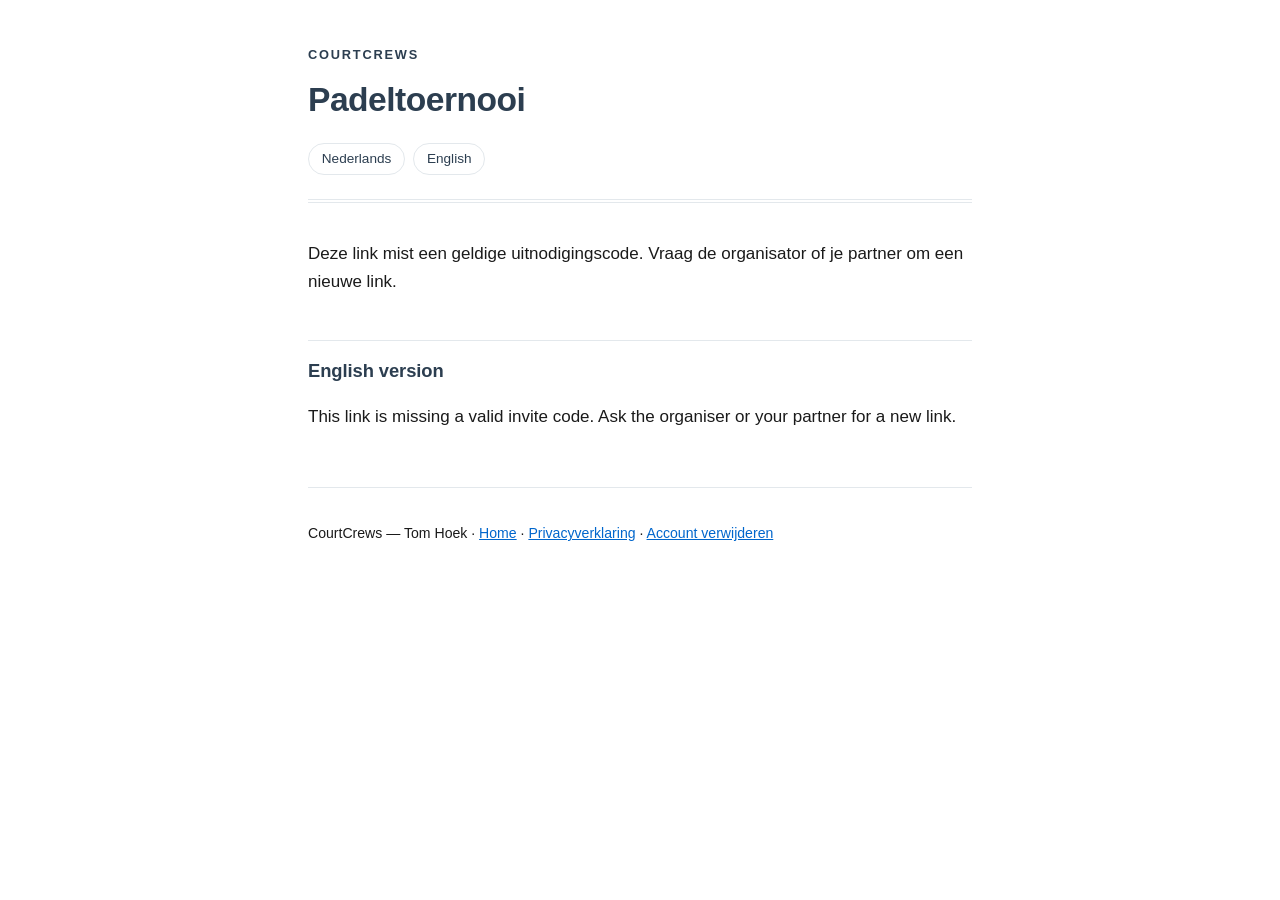
<file: toernooi.html>
<!doctype html>
<html lang="nl">
<head>
<meta charset="utf-8">
<meta name="viewport" content="width=device-width, initial-scale=1">
<title>Toernooi — CourtCrews</title>
<meta name="description" content="Open deze link met de CourtCrews-app om je in te schrijven voor een toernooi.">
<link rel="stylesheet" href="stijl.css">
<style>
  /* De downloadknoppen naast de bestaande .knop: zelfde vorm, maar als
     omlijning, zodat "Open in CourtCrews" de hoofdactie blijft voor wie de
     app al heeft. */
  .knoppen { display: flex; flex-direction: column; gap: 0.6rem; margin-top: 1rem; }
  .knop-tweede {
    display: inline-block;
    text-align: center;
    text-decoration: none;
    font-weight: 600;
    padding: 0.75rem 1.1rem;
    border-radius: 8px;
    border: 2px solid var(--leisteen);
    color: var(--leisteen);
    background: var(--wit);
  }
  .knop-tweede:hover { border-color: var(--blauw); color: var(--blauw); }
  .stap { margin: 0.35rem 0; }
</style>
</head>
<body>
<div class="wikkel">

<header class="kop">
  <a class="merk" href="index.html">CourtCrews</a>
  <h1>Padeltoernooi</h1>
  <nav class="taalkeuze" aria-label="Taal">
    <a href="#nl">Nederlands</a>
    <a href="#en">English</a>
  </nav>
</header>

<!--
  Toernooivariant van meedoen.html (2026-10-21). Twee soorten links:
  ?code=XXXXXX is de deelnamelink van een toernooi, die de organisator deelt;
  ?koppel=<uuid> is de partnerlink, die een speler na het inschrijven naar
  zijn partner stuurt. Beide openen courtcrews://toernooi-meedoen in de app.

  Waarom deze pagina bestaat: een link met het custom scheme courtcrews://
  wordt door WhatsApp (en de meeste andere chatapps) NIET als klikbare link
  herkend — alleen http(s)-links worden gelinkt. Deze https-pagina is dus de
  daadwerkelijk gedeelde link; zij leest de code uit de query-string en
  stuurt vanuit de browser door naar de app.

  Wat er per toestel gebeurt (zelfde aanpak als meedoen.html, 2026-10-18):
  - Android: een intent://-link. Staat de app erop, dan opent hij met de
    token; staat hij er niet op, dan stuurt Android zelf door naar de Play
    Store (S.browser_fallback_url). Geen foutmelding.
  - iPhone: courtcrews://. Er is op iOS geen manier om vooraf te weten of
    de app er staat; zonder app toont Safari kort "adres ongeldig". Blijft
    deze pagina na 1,5 s zichtbaar, dan verschijnen de App Store-knop en de
    knop om het opnieuw te proberen.
  - Computer: niets openen, alleen beide winkels en de uitleg.

  Wat een webpagina NIET kan: de token meegeven door de installatie heen.
  Na het downloaden moet iemand dus nog een keer op de link tikken; dat
  staat er daarom expliciet bij. (Echt oplossen kan met Universal Links /
  App Links op courtcrews.com, maar dat vraagt een nieuwe app-build.)
-->

<main id="nl">
  <p id="status-nl">Bezig met openen van de app…</p>

  <div class="paneel" id="paneel-nl" hidden>
    <p><strong>Nog geen CourtCrews?</strong></p>
    <p class="stap">1. Download de app (gratis).</p>
    <p class="stap">2. Kom terug naar je chat en tik <strong>nog een keer</strong>
    op de link. Dan kom je meteen bij het toernooi.</p>
    <div class="knoppen">
      <a class="knop-tweede" id="ios-knop-nl"
         href="https://apps.apple.com/nl/app/courtcrews/id6801520857">Download in de App Store</a>
      <a class="knop-tweede" id="android-knop-nl"
         href="https://play.google.com/store/apps/details?id=com.courtcrews.app">Download in Google Play</a>
    </div>

    <p id="al-app-nl" style="margin-top:1.5rem"><strong>Heb je de app al?</strong>
    Tik dan op de knop hieronder. Opent er niets, open deze pagina dan eerst in
    je gewone browser (vaak via het ⋮-menu rechtsboven, "Openen in browser").</p>
    <a class="knop" id="open-knop-nl" href="#">Open in CourtCrews</a>
  </div>

  <div class="paneel" id="computer-nl" hidden>
    <p>Open deze link op je <strong>telefoon</strong>: de uitnodiging werkt
    alleen in de CourtCrews-app. Nog geen app? Download hem hier, en tik daarna
    op je telefoon op de link.</p>
    <div class="knoppen">
      <a class="knop-tweede" href="https://apps.apple.com/nl/app/courtcrews/id6801520857">Download in de App Store</a>
      <a class="knop-tweede" href="https://play.google.com/store/apps/details?id=com.courtcrews.app">Download in Google Play</a>
    </div>
  </div>

  <p id="geen-token-nl" hidden>Deze link mist een geldige uitnodigingscode.
  Vraag de organisator of je partner om een nieuwe link.</p>
</main>

<main id="en">
  <h2>English version</h2>
  <p id="status-en">Opening the app…</p>

  <div class="paneel" id="paneel-en" hidden>
    <p><strong>Don't have CourtCrews yet?</strong></p>
    <p class="stap">1. Download the app (free).</p>
    <p class="stap">2. Go back to your chat and tap the invite link
    <strong>once more</strong>. You'll go straight to the tournament.</p>
    <div class="knoppen">
      <a class="knop-tweede" id="ios-knop-en"
         href="https://apps.apple.com/app/courtcrews/id6801520857">Download on the App Store</a>
      <a class="knop-tweede" id="android-knop-en"
         href="https://play.google.com/store/apps/details?id=com.courtcrews.app">Get it on Google Play</a>
    </div>

    <p style="margin-top:1.5rem"><strong>Already have the app?</strong>
    Tap the button below. If nothing happens, first open this page in your
    regular browser (often via the ⋮ menu, top right, "Open in browser").</p>
    <a class="knop" id="open-knop-en" href="#">Open in CourtCrews</a>
  </div>

  <div class="paneel" id="computer-en" hidden>
    <p>Open this link on your <strong>phone</strong>: the invite only works in
    the CourtCrews app. No app yet? Download it here, then tap the link
    on your phone.</p>
    <div class="knoppen">
      <a class="knop-tweede" href="https://apps.apple.com/app/courtcrews/id6801520857">Download on the App Store</a>
      <a class="knop-tweede" href="https://play.google.com/store/apps/details?id=com.courtcrews.app">Get it on Google Play</a>
    </div>
  </div>

  <p id="geen-token-en" hidden>This link is missing a valid invite code.
  Ask the organiser or your partner for a new link.</p>
</main>

<footer class="voet">
  <p>CourtCrews — Tom Hoek ·
  <a href="index.html">Home</a> ·
  <a href="privacy.html">Privacyverklaring</a> ·
  <a href="account-verwijderen.html">Account verwijderen</a></p>
</footer>

</div>

<script>
(function () {
  var PLAY = 'https://play.google.com/store/apps/details?id=com.courtcrews.app';
  var PAKKET = 'com.courtcrews.app';

  var params = new URLSearchParams(window.location.search);
  // ?code=XXXXXX  = deelnamelink van het toernooi
  // ?koppel=<uuid> = partnerlink van een speler die zich al inschreef
  var code = params.get('code');
  var koppel = params.get('koppel');
  var sleutel = code ? 'code' : (koppel ? 'koppel' : null);
  var waarde = code || koppel;

  function toon(id) { var el = document.getElementById(id); if (el) el.hidden = false; }
  function verberg(id) { var el = document.getElementById(id); if (el) el.hidden = true; }

  if (!sleutel) {
    verberg('status-nl'); verberg('status-en');
    toon('geen-token-nl'); toon('geen-token-en');
    return;
  }

  var ua = navigator.userAgent || '';
  var isAndroid = /android/i.test(ua);
  // iPadOS meldt zich als Mac; een Mac met aanraakscherm is in de praktijk een iPad.
  var isIOS = /iphone|ipad|ipod/i.test(ua) ||
              (navigator.platform === 'MacIntel' && navigator.maxTouchPoints > 1);

  var q = sleutel + '=' + encodeURIComponent(waarde);
  // Zelfde scheme als in mobile/app.json ("scheme": "courtcrews"); de route is
  // mobile/app/toernooi-meedoen.tsx (courtcrews://toernooi-meedoen?code=... of ?koppel=...).
  var deepLink = 'courtcrews://toernooi-meedoen?' + q;
  var intentLink = 'intent://toernooi-meedoen?' + q +
    '#Intent;scheme=courtcrews;package=' + PAKKET +
    ';S.browser_fallback_url=' + encodeURIComponent(PLAY) + ';end';

  var openLink = isAndroid ? intentLink : deepLink;
  document.getElementById('open-knop-nl').href = openLink;
  document.getElementById('open-knop-en').href = openLink;

  // Computer: niets proberen te openen, alleen uitleg + winkels.
  if (!isAndroid && !isIOS) {
    verberg('status-nl'); verberg('status-en');
    toon('computer-nl'); toon('computer-en');
    return;
  }

  // Alleen de winkel van dit toestel tonen.
  if (isAndroid) { verberg('ios-knop-nl'); verberg('ios-knop-en'); }
  if (isIOS) { verberg('android-knop-nl'); verberg('android-knop-en'); }

  // Ging de app open, dan verdwijnt deze pagina naar de achtergrond. Dan
  // hoeft het paneel niet te verschijnen als iemand later terugkomt.
  var appGeopend = false;
  document.addEventListener('visibilitychange', function () {
    if (document.hidden) appGeopend = true;
  });
  window.addEventListener('pagehide', function () { appGeopend = true; });

  window.location.href = openLink;

  setTimeout(function () {
    if (appGeopend) return;
    verberg('status-nl'); verberg('status-en');
    toon('paneel-nl'); toon('paneel-en');
  }, 1500);
})();
</script>

</body>
</html>
</file>
<file: stijl.css>
/* CourtCrews — gedeelde opmaak.
   Bewust alleen systeemletters: een privacyverklaring die zelf een verzoek
   naar een externe lettertypeserver doet, moet dat vervolgens ook weer
   verantwoorden. Kleuren komen uit de app zelf. */

:root {
  --inkt: #1a1a1a;
  --leisteen: #2c3e50;
  --grijs: #6b7580;
  --lijn: #e3e8ec;
  --blauw: #0066cc;
  --paneel: #f4f9ff;
  --wit: #ffffff;
  --rood: #cc0000;
}

* { box-sizing: border-box; }

html { -webkit-text-size-adjust: 100%; }

body {
  margin: 0;
  background: var(--wit);
  color: var(--inkt);
  font-family: -apple-system, BlinkMacSystemFont, "Segoe UI", Roboto,
    "Helvetica Neue", Arial, sans-serif;
  font-size: 17px;
  line-height: 1.65;
}

.wikkel {
  max-width: 44rem;
  margin: 0 auto;
  padding: 0 1.25rem 5rem;
}

/* Kop: de dubbele hairline verwijst naar de belijning van een padelbaan.
   Eén motief, verder niets decoratiefs. */
header.kop {
  border-bottom: 1px solid var(--lijn);
  margin-bottom: 2.5rem;
  padding: 2.5rem 0 1.5rem;
  position: relative;
}
header.kop::after {
  content: "";
  position: absolute;
  left: 0;
  right: 0;
  bottom: -4px;
  height: 1px;
  background: var(--lijn);
}

.merk {
  display: inline-block;
  font-size: 0.8rem;
  font-weight: 700;
  letter-spacing: 0.14em;
  text-transform: uppercase;
  color: var(--leisteen);
  text-decoration: none;
}
.merk:hover { color: var(--blauw); }

h1 {
  font-size: clamp(1.6rem, 4.5vw, 2.1rem);
  line-height: 1.2;
  margin: 0.75rem 0 0.35rem;
  color: var(--leisteen);
  letter-spacing: -0.015em;
}

.ondertitel { margin: 0; color: var(--grijs); font-size: 0.95rem; }

h2 {
  font-size: 1.15rem;
  margin: 2.75rem 0 0.6rem;
  color: var(--leisteen);
  padding-top: 0.9rem;
  border-top: 1px solid var(--lijn);
  letter-spacing: -0.005em;
}

h3 { font-size: 1rem; margin: 1.6rem 0 0.4rem; color: var(--leisteen); }

p, li { color: var(--inkt); }
ul { padding-left: 1.15rem; }
li { margin-bottom: 0.4rem; }

a { color: var(--blauw); }
a:focus-visible,
.knop:focus-visible,
.merk:focus-visible {
  outline: 3px solid var(--blauw);
  outline-offset: 3px;
  border-radius: 3px;
}

.taalkeuze {
  display: flex;
  gap: 0.5rem;
  margin-top: 1.4rem;
  font-size: 0.85rem;
}
.taalkeuze a {
  text-decoration: none;
  border: 1px solid var(--lijn);
  border-radius: 999px;
  padding: 0.25rem 0.8rem;
  color: var(--leisteen);
}
.taalkeuze a:hover { border-color: var(--blauw); color: var(--blauw); }

.paneel {
  background: var(--paneel);
  border: 1px solid #d6e4f0;
  border-radius: 10px;
  padding: 1.1rem 1.25rem;
  margin: 1.5rem 0;
}
.paneel p:first-child { margin-top: 0; }
.paneel p:last-child { margin-bottom: 0; }

.let-op {
  background: #fdf3e3;
  border: 1px solid #e8c98a;
  border-left: 4px solid #e08c00;
  border-radius: 8px;
  padding: 1rem 1.15rem;
  margin: 1.5rem 0;
  color: #7a4a00;
}

.knop {
  display: inline-block;
  background: var(--leisteen);
  color: var(--wit);
  text-decoration: none;
  font-weight: 600;
  padding: 0.7rem 1.3rem;
  border-radius: 8px;
  margin-top: 0.6rem;
}
.knop:hover { background: #1f2d3a; }

table {
  width: 100%;
  border-collapse: collapse;
  margin: 1.2rem 0;
  font-size: 0.95rem;
}
th, td {
  text-align: left;
  padding: 0.6rem 0.7rem 0.6rem 0;
  border-bottom: 1px solid var(--lijn);
  vertical-align: top;
}
th { color: var(--grijs); font-weight: 600; font-size: 0.82rem; text-transform: uppercase; letter-spacing: 0.06em; }

footer.voet {
  margin-top: 3.5rem;
  padding-top: 1.25rem;
  border-top: 1px solid var(--lijn);
  color: var(--grijs);
  font-size: 0.88rem;
}

.taal[hidden] { display: none; }

@media (prefers-reduced-motion: reduce) {
  * { transition: none !important; animation: none !important; }
}
</file>
